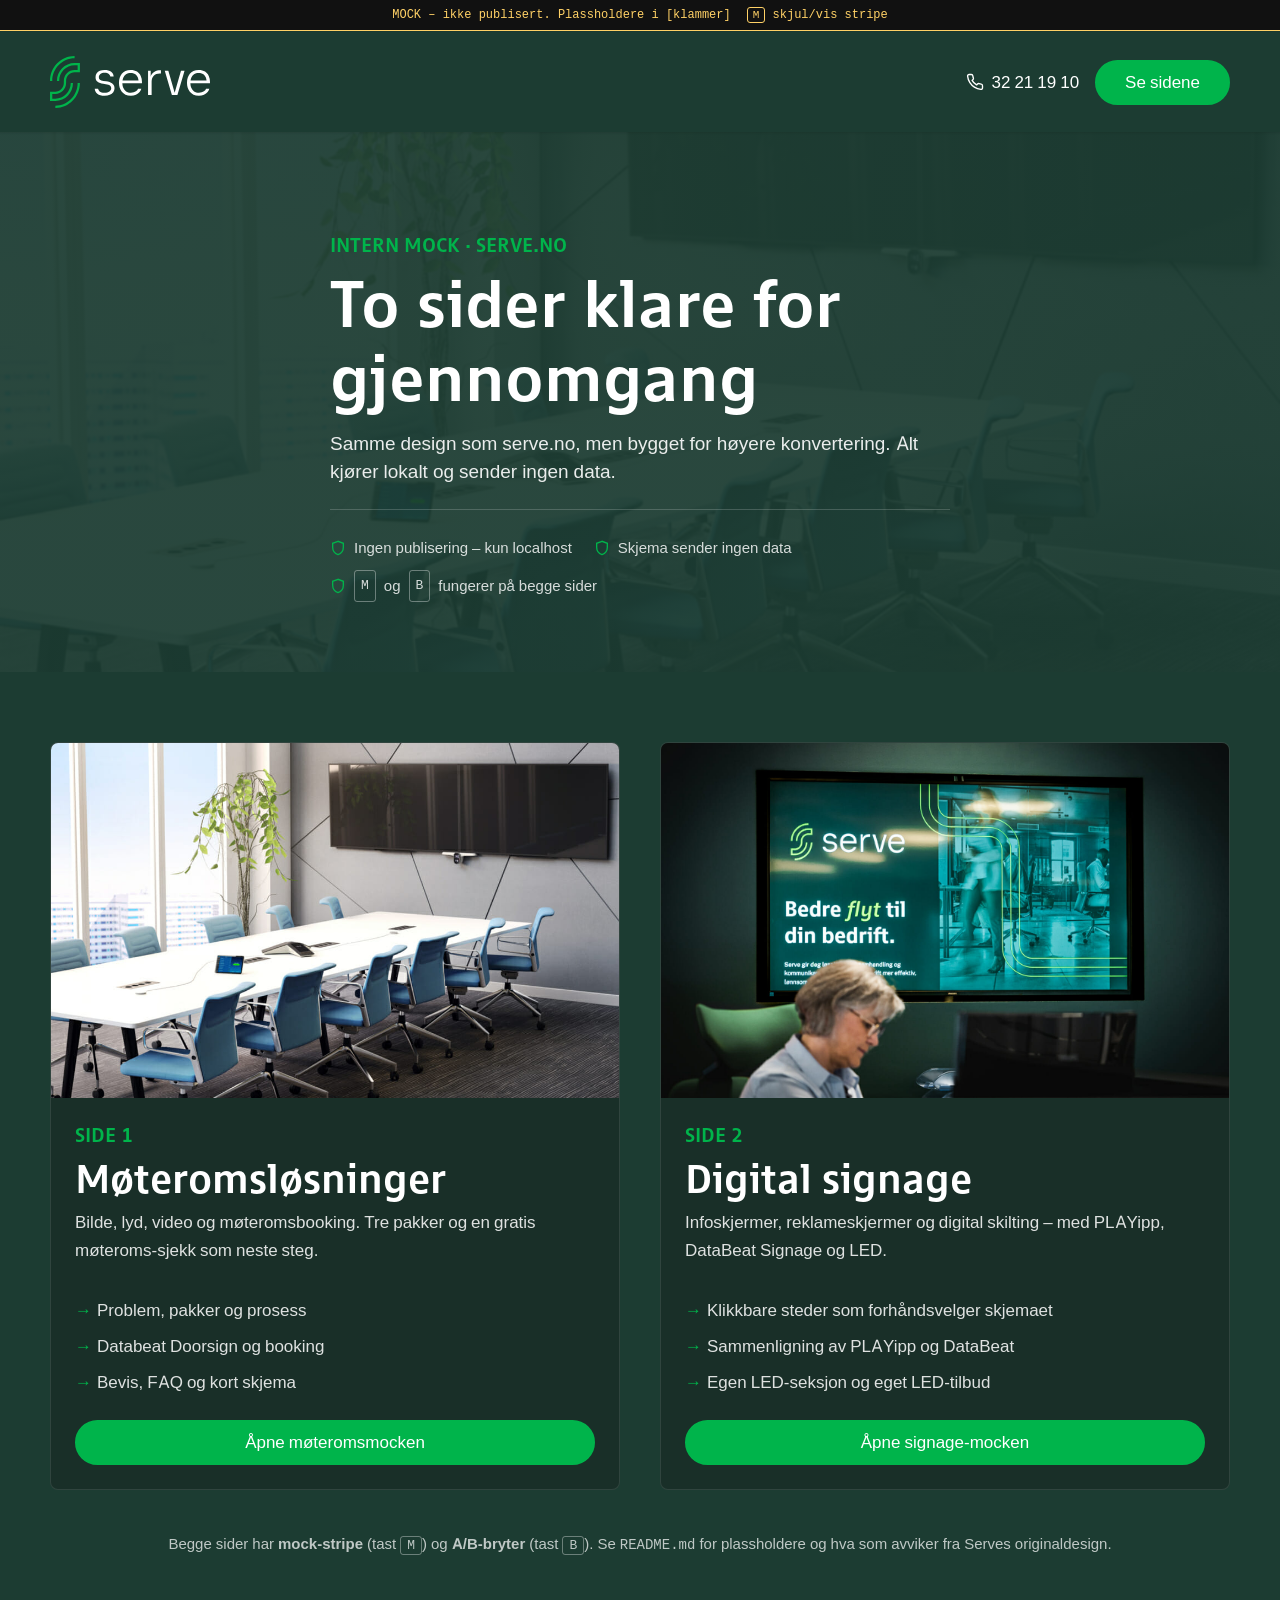
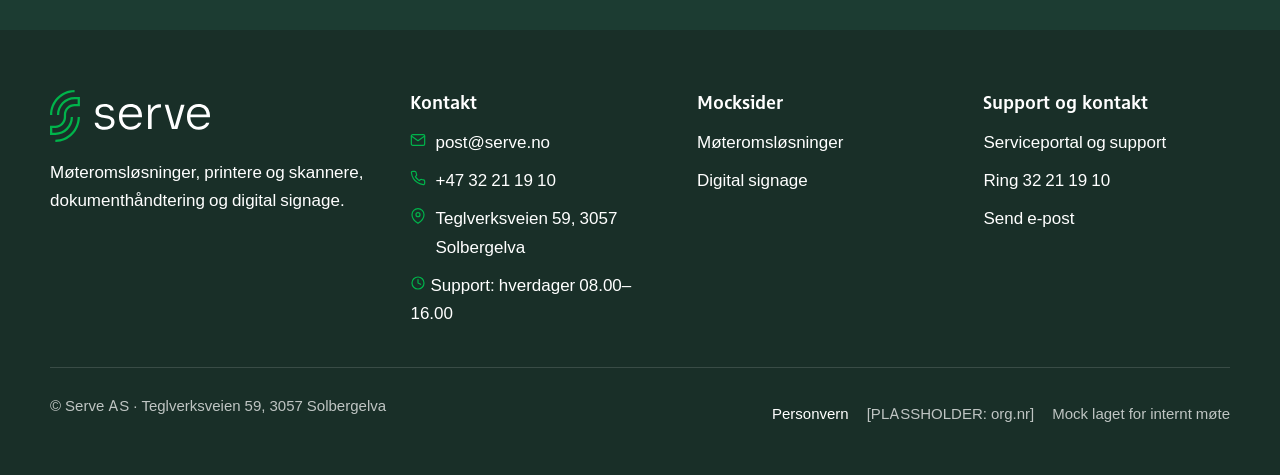
<file: index.html>
<!DOCTYPE html>
<html lang="nb-NO">
<head>
  <meta charset="utf-8">
  <meta name="viewport" content="width=device-width, initial-scale=1">
  <title>Serve-mock – oversikt [MOCK]</title>
  <meta name="description" content="Intern oversikt over mock-sidene for Serve AS: møteromsløsninger og digital signage.">
  <meta name="robots" content="noindex, nofollow">

  <!-- Lokale assets – ingen eksterne tjenester, ingen tracking -->
  <link rel="icon" href="assets/img/favicon.png" type="image/png">
  <link rel="stylesheet" href="assets/css/fonts.css">
  <link rel="stylesheet" href="assets/css/tokens.css">
  <link rel="stylesheet" href="assets/css/style.css">
</head>
<body>

<a class="skip-link" href="#main">Hopp til innhold</a>

<!-- NYTT: MOCK-stripe. Skrus av/på med tast M. Vises ikke på en publisert side. -->
<div class="mockbar" id="mockbar" role="status">
  <span>MOCK – ikke publisert. Plassholdere i [klammer]</span>
  <span><kbd>M</kbd> skjul/vis stripe</span>
</div>

<!-- ==========================================================================
     HEADER – samme stil som de to mocksidene
     ========================================================================== -->
<header class="site-header">
  <div class="container site-header__inner">
    <a class="site-header__logo" href="#top" aria-label="Serve AS – til toppen">
      <img src="assets/img/serve-logo.svg" width="194" height="62" alt="Serve AS">
    </a>

    <div class="site-header__actions">
      <a class="site-header__phone" href="tel:+4732211910">
        <svg width="18" height="18" viewBox="0 0 24 24" fill="none" stroke="currentColor" stroke-width="1.8" stroke-linecap="round" stroke-linejoin="round" aria-hidden="true">
          <path d="M22 16.92v3a2 2 0 0 1-2.18 2 19.79 19.79 0 0 1-8.63-3.07 19.5 19.5 0 0 1-6-6A19.79 19.79 0 0 1 2.12 4.18 2 2 0 0 1 4.11 2h3a2 2 0 0 1 2 1.72c.13.96.36 1.9.7 2.81a2 2 0 0 1-.45 2.11L8.09 9.91a16 16 0 0 0 6 6l1.27-1.27a2 2 0 0 1 2.11-.45c.9.34 1.85.57 2.81.7A2 2 0 0 1 22 16.92Z"/>
        </svg>
        <span>32 21 19 10</span>
      </a>

      <a class="btn btn--solid site-header__cta" href="#sider">Se sidene</a>
    </div>
  </div>
</header>

<main id="main">

  <!-- ========================================================================
     HERO – kort intro til mocken
     ======================================================================== -->
  <section class="hero hero--overview" id="top">
    <div class="container hero__inner">
      <p class="kicker">Intern mock · serve.no</p>
      <h1 class="hero__title">To sider klare for gjennomgang</h1>
      <p class="hero__lead">Samme design som serve.no, men bygget for høyere konvertering. Alt kjører lokalt og sender ingen data.</p>

      <ul class="hero__proof">
        <li>
          <svg width="16" height="16" viewBox="0 0 24 24" fill="none" stroke="#00b44b" stroke-width="2" stroke-linecap="round" aria-hidden="true"><path d="M12 2 4 5v6c0 5 3.4 9.4 8 11 4.6-1.6 8-6 8-11V5l-8-3Z"/></svg>
          Ingen publisering – kun localhost
        </li>
        <li>
          <svg width="16" height="16" viewBox="0 0 24 24" fill="none" stroke="#00b44b" stroke-width="2" stroke-linecap="round" aria-hidden="true"><path d="M12 2 4 5v6c0 5 3.4 9.4 8 11 4.6-1.6 8-6 8-11V5l-8-3Z"/></svg>
          Skjema sender ingen data
        </li>
        <li>
          <svg width="16" height="16" viewBox="0 0 24 24" fill="none" stroke="#00b44b" stroke-width="2" stroke-linecap="round" aria-hidden="true"><path d="M12 2 4 5v6c0 5 3.4 9.4 8 11 4.6-1.6 8-6 8-11V5l-8-3Z"/></svg>
          <kbd>M</kbd> og <kbd>B</kbd> fungerer på begge sider
        </li>
      </ul>
    </div>
  </section>

  <!-- ========================================================================
     NYTT: TO STORE KORT SOM LENKER TIL HVER MOCK
     ======================================================================== -->
  <section class="section" id="sider">
    <div class="container">
      <div class="home__grid">

        <article class="home-card">
          <div class="home-card__media">
            <img src="assets/img/moterom-hero.jpg" width="1030" height="771" loading="lazy" alt="Møterom med videokonferanseutstyr og skjerm">
          </div>
          <div class="home-card__body">
            <p class="kicker">Side 1</p>
            <h2 class="home-card__title">Møteromsløsninger</h2>
            <p class="home-card__text">Bilde, lyd, video og møteromsbooking. Tre pakker og en gratis møteroms-sjekk som neste steg.</p>
            <ul class="home-card__list">
              <li>Problem, pakker og prosess</li>
              <li>Databeat Doorsign og booking</li>
              <li>Bevis, FAQ og kort skjema</li>
            </ul>
            <a class="btn btn--solid btn--block" href="moterom.html">Åpne møteromsmocken</a>
          </div>
        </article>

        <article class="home-card">
          <div class="home-card__media">
            <img src="assets/img/signage-miljo.jpg" width="1500" height="1070" loading="lazy" alt="Skjermløsning i et moderne lokale">
          </div>
          <div class="home-card__body">
            <p class="kicker">Side 2</p>
            <h2 class="home-card__title">Digital signage</h2>
            <p class="home-card__text">Infoskjermer, reklameskjermer og digital skilting – med PLAYipp, DataBeat Signage og LED.</p>
            <ul class="home-card__list">
              <li>Klikkbare steder som forhåndsvelger skjemaet</li>
              <li>Sammenligning av PLAYipp og DataBeat</li>
              <li>Egen LED-seksjon og eget LED-tilbud</li>
            </ul>
            <a class="btn btn--solid btn--block" href="signage.html">Åpne signage-mocken</a>
          </div>
        </article>

      </div>

      <p class="home__note">Begge sider har <strong>mock-stripe</strong> (tast <kbd>M</kbd>) og <strong>A/B-bryter</strong> (tast <kbd>B</kbd>). Se <code>README.md</code> for plassholdere og hva som avviker fra Serves originaldesign.</p>
    </div>
  </section>

</main>

<!-- ==========================================================================
     FOOTER – full kontaktinfo
     ========================================================================== -->
<footer class="site-footer">
  <div class="container">
    <div class="site-footer__grid">
      <div>
        <img class="site-footer__logo" src="assets/img/serve-logo.svg" width="194" height="62" loading="lazy" alt="Serve AS">
        <p>Møteromsløsninger, printere og skannere, dokumenthåndtering og digital signage.</p>
      </div>

      <div>
        <h2 class="site-footer__heading">Kontakt</h2>
        <ul class="site-footer__list">
          <li>
            <a href="mailto:post@serve.no">
              <svg width="16" height="16" viewBox="0 0 24 24" fill="none" stroke="currentColor" stroke-width="1.8" stroke-linecap="round" stroke-linejoin="round" aria-hidden="true"><rect x="2" y="4" width="20" height="16" rx="2"/><polyline points="2 6 12 13 22 6"/></svg>
              post@serve.no
            </a>
          </li>
          <li>
            <a href="tel:+4732211910">
              <svg width="16" height="16" viewBox="0 0 24 24" fill="none" stroke="currentColor" stroke-width="1.8" stroke-linecap="round" stroke-linejoin="round" aria-hidden="true"><path d="M22 16.92v3a2 2 0 0 1-2.18 2 19.79 19.79 0 0 1-8.63-3.07 19.5 19.5 0 0 1-6-6A19.79 19.79 0 0 1 2.12 4.18 2 2 0 0 1 4.11 2h3a2 2 0 0 1 2 1.72c.13.96.36 1.9.7 2.81a2 2 0 0 1-.45 2.11L8.09 9.91a16 16 0 0 0 6 6l1.27-1.27a2 2 0 0 1 2.11-.45c.9.34 1.85.57 2.81.7A2 2 0 0 1 22 16.92Z"/></svg>
              +47 32 21 19 10
            </a>
          </li>
          <li>
            <a href="https://goo.gl/maps/H6isEwBNqAuNQVLY8" target="_blank" rel="noopener noreferrer">
              <svg width="16" height="16" viewBox="0 0 24 24" fill="none" stroke="currentColor" stroke-width="1.8" stroke-linecap="round" stroke-linejoin="round" aria-hidden="true"><path d="M21 10c0 7-9 13-9 13s-9-6-9-13a9 9 0 0 1 18 0Z"/><circle cx="12" cy="10" r="3"/></svg>
              Teglverksveien 59, 3057 Solbergelva
            </a>
          </li>
          <li>
            <span>
              <svg width="16" height="16" viewBox="0 0 24 24" fill="none" stroke="currentColor" stroke-width="1.8" stroke-linecap="round" stroke-linejoin="round" aria-hidden="true"><circle cx="12" cy="12" r="9"/><polyline points="12 7 12 12 16 14"/></svg>
              Support: hverdager 08.00–16.00
            </span>
          </li>
        </ul>
      </div>

      <div>
        <h2 class="site-footer__heading">Mocksider</h2>
        <ul class="site-footer__list">
          <li><a href="moterom.html">Møteromsløsninger</a></li>
          <li><a href="signage.html">Digital signage</a></li>
        </ul>
      </div>

      <div>
        <h2 class="site-footer__heading">Support og kontakt</h2>
        <ul class="site-footer__list">
          <li><a href="https://serve.no/support/" target="_blank" rel="noopener noreferrer">Serviceportal og support</a></li>
          <li><a href="tel:+4732211910">Ring 32 21 19 10</a></li>
          <li><a href="mailto:post@serve.no">Send e-post</a></li>
        </ul>
      </div>
    </div>

    <div class="site-footer__bottom">
      <p>© Serve AS · Teglverksveien 59, 3057 Solbergelva</p>
      <ul>
        <li><a href="https://serve.no/personvern/">Personvern</a></li>
        <li><span>[PLASSHOLDER: org.nr]</span></li>
        <li><span>Mock laget for internt møte</span></li>
      </ul>
    </div>
  </div>
</footer>

<script src="assets/js/main.js"></script>
</body>
</html>
</file>
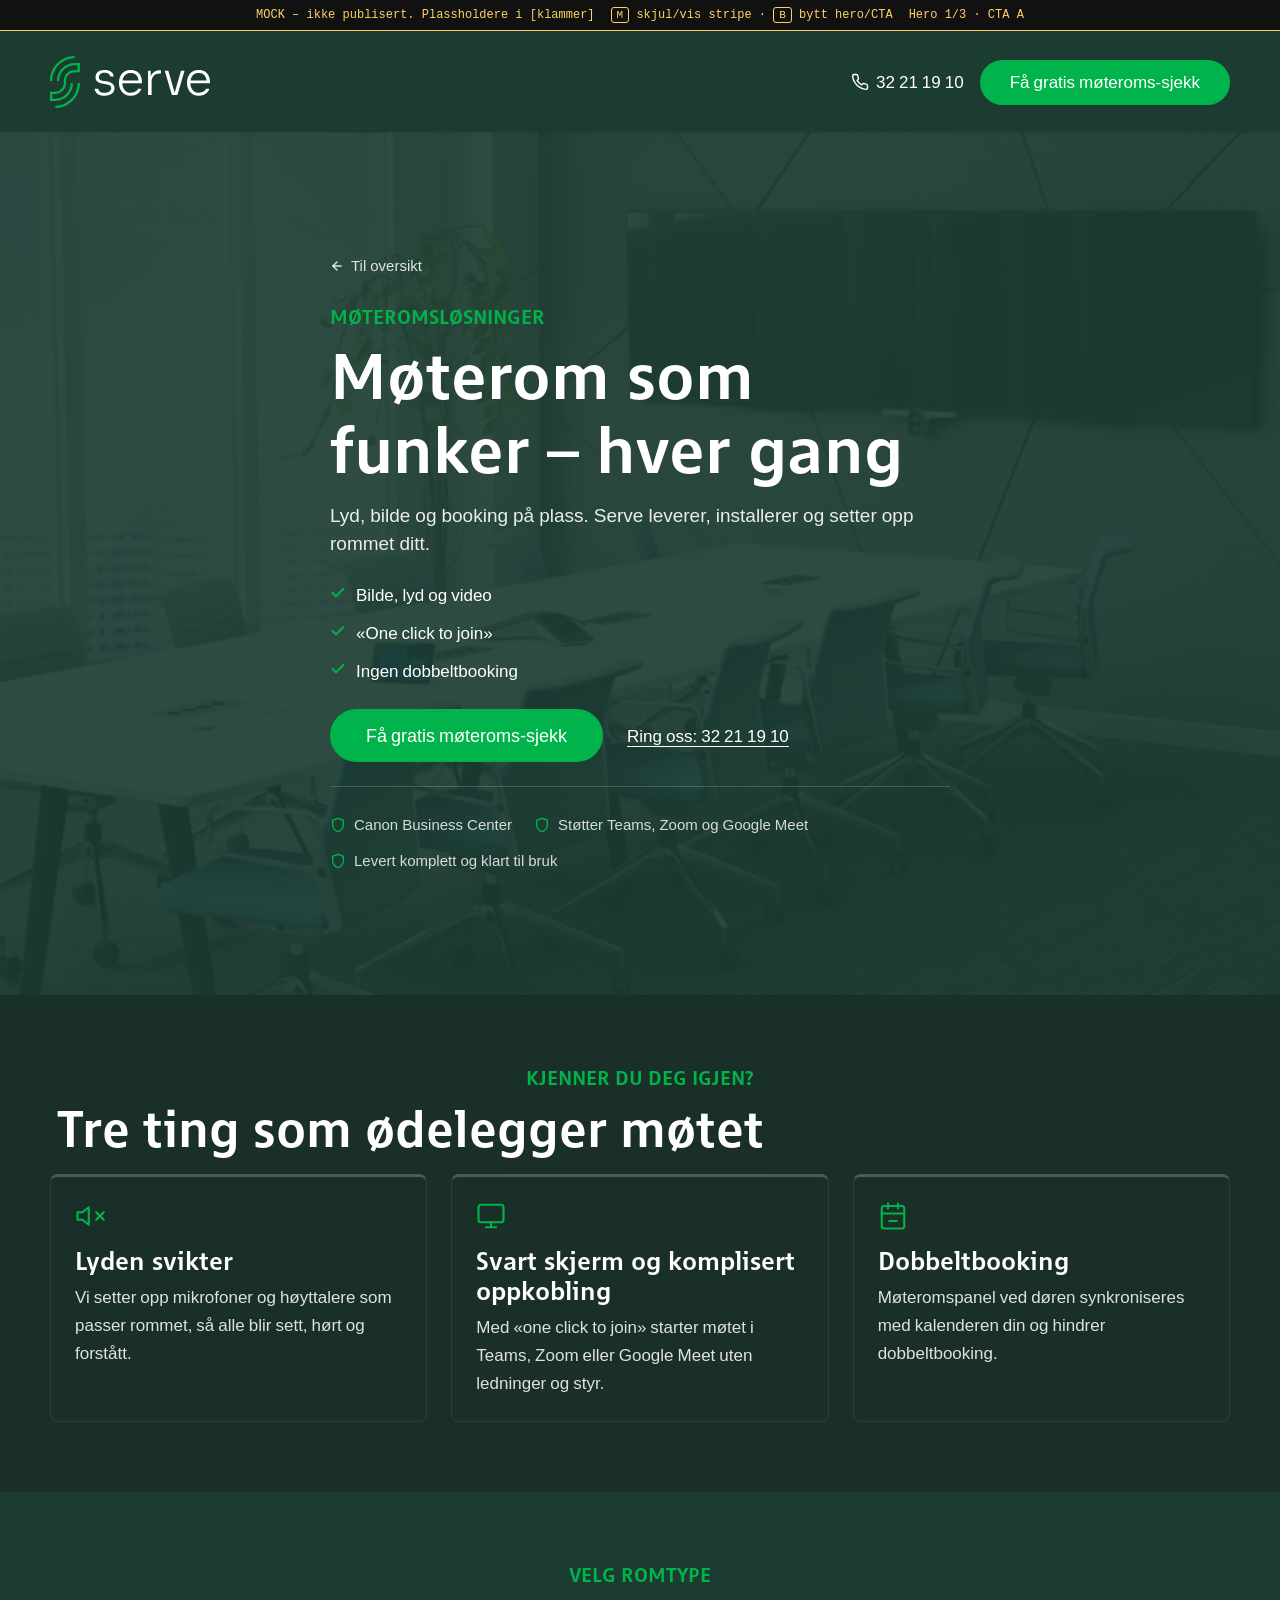
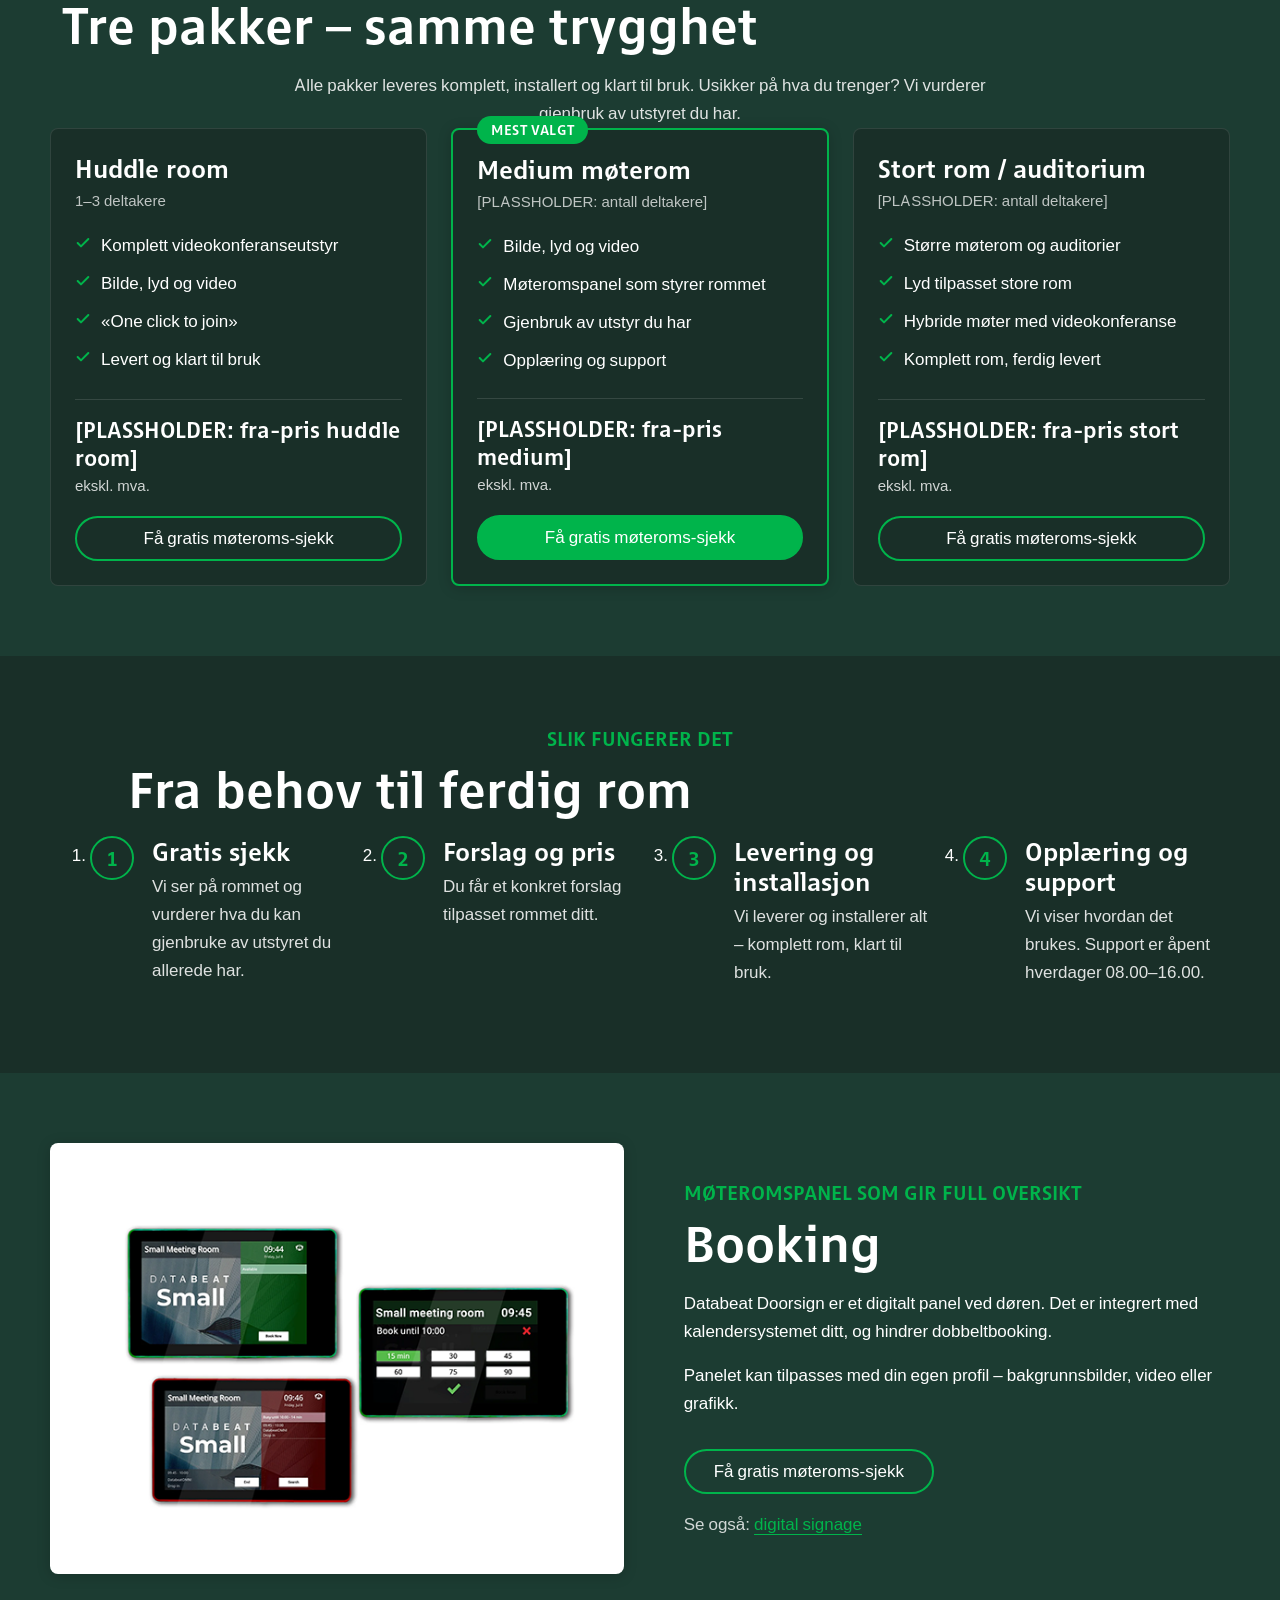
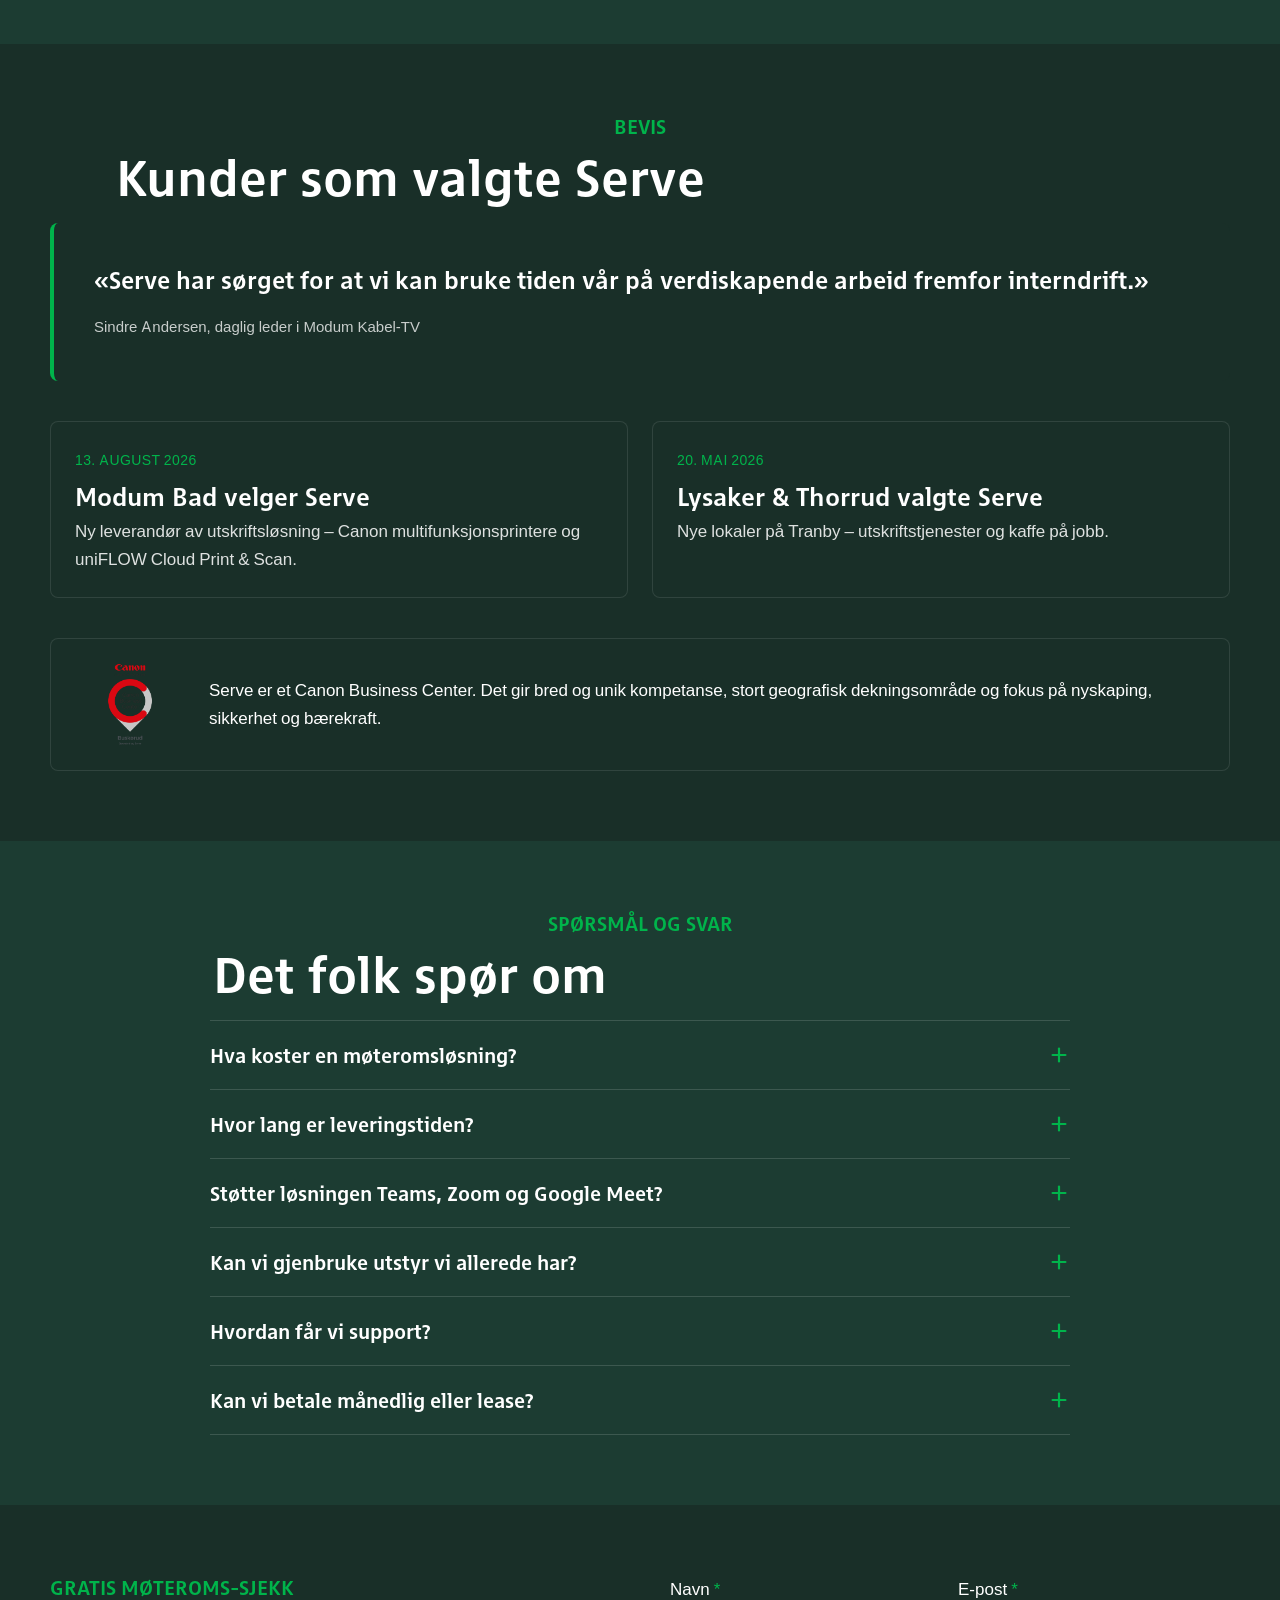
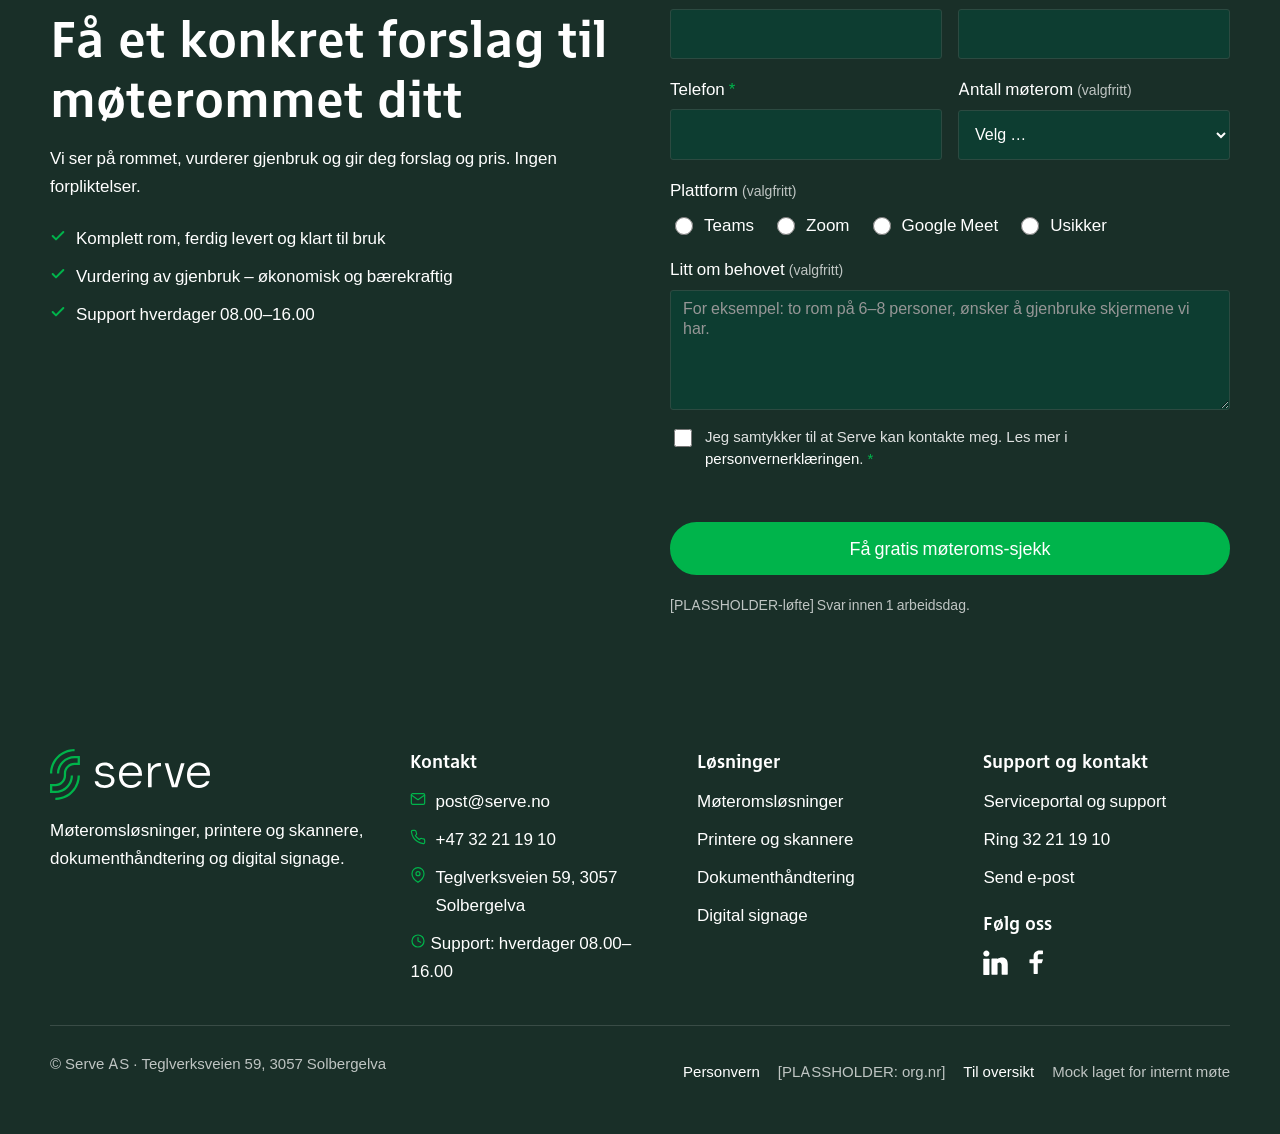
<file: moterom.html>
<!DOCTYPE html>
<html lang="nb-NO">
<head>
  <meta charset="utf-8">
  <meta name="viewport" content="width=device-width, initial-scale=1">
  <title>Møteromsløsninger – Serve AS [MOCK]</title>
  <meta name="description" content="Møteromsløsninger fra Serve AS: bilde, lyd, video og møteromsbooking. Komplett rom, ferdig levert og klart til bruk.">
  <meta name="robots" content="noindex, nofollow">

  <!-- Lokale assets – ingen eksterne tjenester, ingen tracking -->
  <link rel="icon" href="assets/img/favicon.png" type="image/png">
  <link rel="stylesheet" href="assets/css/fonts.css">
  <link rel="stylesheet" href="assets/css/tokens.css">
  <link rel="stylesheet" href="assets/css/style.css">
</head>
<body>

<a class="skip-link" href="#main">Hopp til innhold</a>

<!-- NYTT: MOCK-stripe. Skrus av/på med tast M. Vises ikke på en publisert side. -->
<div class="mockbar" id="mockbar" role="status">
  <span>MOCK – ikke publisert. Plassholdere i [klammer]</span>
  <span><kbd>M</kbd> skjul/vis stripe · <kbd>B</kbd> bytt hero/CTA</span>
  <span id="ab-status" aria-live="polite">Hero 1/3 · CTA A</span>
</div>

<!-- ==========================================================================
     HEADER – Serve-stil, forenklet: logo, telefon, én CTA
     ========================================================================== -->
<header class="site-header">
  <div class="container site-header__inner">
    <a class="site-header__logo" href="#top" aria-label="Serve AS – til toppen">
      <img src="assets/img/serve-logo.svg" width="194" height="62" alt="Serve AS">
    </a>

    <div class="site-header__actions">
      <a class="site-header__phone" href="tel:+4732211910">
        <svg width="18" height="18" viewBox="0 0 24 24" fill="none" stroke="currentColor" stroke-width="1.8" stroke-linecap="round" stroke-linejoin="round" aria-hidden="true">
          <path d="M22 16.92v3a2 2 0 0 1-2.18 2 19.79 19.79 0 0 1-8.63-3.07 19.5 19.5 0 0 1-6-6A19.79 19.79 0 0 1 2.12 4.18 2 2 0 0 1 4.11 2h3a2 2 0 0 1 2 1.72c.13.96.36 1.9.7 2.81a2 2 0 0 1-.45 2.11L8.09 9.91a16 16 0 0 0 6 6l1.27-1.27a2 2 0 0 1 2.11-.45c.9.34 1.85.57 2.81.7A2 2 0 0 1 22 16.92Z"/>
        </svg>
        <span>32 21 19 10</span>
      </a>

      <!-- NYTT: én tydelig primær-CTA i headeren -->
      <a class="btn btn--solid site-header__cta" href="#tilbud" data-cta="primary">Få gratis møteroms-sjekk</a>
    </div>
  </div>
</header>

<main id="main">

  <!-- ========================================================================
       1. HERO
       ======================================================================== -->
  <section class="hero" id="top">
    <div class="container hero__inner">
      <!-- NYTT: liten lenke tilbake til mock-oversikten -->
      <a class="page-back" href="index.html">
        <svg width="14" height="14" viewBox="0 0 24 24" fill="none" stroke="currentColor" stroke-width="2.4" stroke-linecap="round" stroke-linejoin="round" aria-hidden="true"><line x1="19" y1="12" x2="5" y2="12"/><polyline points="12 19 5 12 12 5"/></svg>
        Til oversikt
      </a>

      <p class="kicker">Møteromsløsninger</p>

      <!-- NYTT: én h1 med tre hero-alternativer. Byttes med tast B. -->
      <h1 class="hero__title" id="hero-title"
          data-hero-1="Møterom som funker – hver gang"
          data-hero-2="Færre svarte skjermer. Flere gode møter."
          data-hero-3="Komplett møterom, klart til bruk">Møterom som funker – hver gang</h1>

      <p class="hero__lead">Lyd, bilde og booking på plass. Serve leverer, installerer og setter opp rommet ditt.</p>

      <ul class="hero__list">
        <li>
          <svg width="16" height="16" viewBox="0 0 24 24" fill="none" stroke="#00b44b" stroke-width="3" stroke-linecap="round" stroke-linejoin="round" aria-hidden="true"><polyline points="20 6 9 17 4 12"/></svg>
          Bilde, lyd og video
        </li>
        <li>
          <svg width="16" height="16" viewBox="0 0 24 24" fill="none" stroke="#00b44b" stroke-width="3" stroke-linecap="round" stroke-linejoin="round" aria-hidden="true"><polyline points="20 6 9 17 4 12"/></svg>
          «One click to join»
        </li>
        <li>
          <svg width="16" height="16" viewBox="0 0 24 24" fill="none" stroke="#00b44b" stroke-width="3" stroke-linecap="round" stroke-linejoin="round" aria-hidden="true"><polyline points="20 6 9 17 4 12"/></svg>
          Ingen dobbeltbooking
        </li>
      </ul>

      <div class="hero__actions">
        <a class="btn btn--solid btn--lg" href="#tilbud" data-cta="primary">Få gratis møteroms-sjekk</a>
        <a class="link-quiet" href="tel:+4732211910">Ring oss: 32 21 19 10</a>
      </div>

      <!-- NYTT: bevislinje rett under CTA for å senke terskelen -->
      <ul class="hero__proof">
        <li>
          <svg width="16" height="16" viewBox="0 0 24 24" fill="none" stroke="#00b44b" stroke-width="2" stroke-linecap="round" aria-hidden="true"><path d="M12 2 4 5v6c0 5 3.4 9.4 8 11 4.6-1.6 8-6 8-11V5l-8-3Z"/></svg>
          Canon Business Center
        </li>
        <li>
          <svg width="16" height="16" viewBox="0 0 24 24" fill="none" stroke="#00b44b" stroke-width="2" stroke-linecap="round" aria-hidden="true"><path d="M12 2 4 5v6c0 5 3.4 9.4 8 11 4.6-1.6 8-6 8-11V5l-8-3Z"/></svg>
          Støtter Teams, Zoom og Google Meet
        </li>
        <li>
          <svg width="16" height="16" viewBox="0 0 24 24" fill="none" stroke="#00b44b" stroke-width="2" stroke-linecap="round" aria-hidden="true"><path d="M12 2 4 5v6c0 5 3.4 9.4 8 11 4.6-1.6 8-6 8-11V5l-8-3Z"/></svg>
          Levert komplett og klart til bruk
        </li>
      </ul>
    </div>
  </section>

  <!-- ========================================================================
       2. PROBLEM -> LØSNING
       ======================================================================== -->
  <section class="section section--alt">
    <div class="container">
      <div class="section__head--center">
        <p class="kicker">Kjenner du deg igjen?</p>
        <h2 class="section__title">Tre ting som ødelegger møtet</h2>
      </div>

      <div class="problems__grid">
        <article class="card-problem">
          <span class="card-problem__icon" aria-hidden="true">
            <svg width="30" height="30" viewBox="0 0 24 24" fill="none" stroke="currentColor" stroke-width="1.7" stroke-linecap="round" stroke-linejoin="round">
              <path d="M11 5 6 9H2v6h4l5 4V5Z"/><line x1="23" y1="9" x2="17" y2="15"/><line x1="17" y1="9" x2="23" y2="15"/>
            </svg>
          </span>
          <h3 class="card-problem__title">Lyden svikter</h3>
          <p class="card-problem__text">Vi setter opp mikrofoner og høyttalere som passer rommet, så alle blir sett, hørt og forstått.</p>
        </article>

        <article class="card-problem">
          <span class="card-problem__icon" aria-hidden="true">
            <svg width="30" height="30" viewBox="0 0 24 24" fill="none" stroke="currentColor" stroke-width="1.7" stroke-linecap="round" stroke-linejoin="round">
              <rect x="2" y="3" width="20" height="14" rx="2"/><line x1="8" y1="21" x2="16" y2="21"/><line x1="12" y1="17" x2="12" y2="21"/>
            </svg>
          </span>
          <h3 class="card-problem__title">Svart skjerm og komplisert oppkobling</h3>
          <p class="card-problem__text">Med «one click to join» starter møtet i Teams, Zoom eller Google Meet uten ledninger og styr.</p>
        </article>

        <article class="card-problem">
          <span class="card-problem__icon" aria-hidden="true">
            <svg width="30" height="30" viewBox="0 0 24 24" fill="none" stroke="currentColor" stroke-width="1.7" stroke-linecap="round" stroke-linejoin="round">
              <rect x="3" y="4" width="18" height="18" rx="2"/><line x1="16" y1="2" x2="16" y2="6"/><line x1="8" y1="2" x2="8" y2="6"/><line x1="3" y1="10" x2="21" y2="10"/><path d="M9 16h6"/>
            </svg>
          </span>
          <h3 class="card-problem__title">Dobbeltbooking</h3>
          <p class="card-problem__text">Møteromspanel ved døren synkroniseres med kalenderen din og hindrer dobbeltbooking.</p>
        </article>
      </div>
    </div>
  </section>

  <!-- ========================================================================
       3. PAKKER / ROMTYPER
       ======================================================================== -->
  <section class="section">
    <div class="container">
      <div class="section__head--center">
        <p class="kicker">Velg romtype</p>
        <h2 class="section__title">Tre pakker – samme trygghet</h2>
        <p class="section__intro">Alle pakker leveres komplett, installert og klart til bruk. Usikker på hva du trenger? Vi vurderer gjenbruk av utstyret du har.</p>
      </div>

      <div class="packages__grid">
        <!-- Huddle room -->
        <article class="package">
          <h3 class="package__name">Huddle room</h3>
          <p class="package__meta">1–3 deltakere</p>
          <ul class="package__list">
            <li><svg width="16" height="16" viewBox="0 0 24 24" fill="none" stroke="#00b44b" stroke-width="3" stroke-linecap="round" stroke-linejoin="round" aria-hidden="true"><polyline points="20 6 9 17 4 12"/></svg> Komplett videokonferanseutstyr</li>
            <li><svg width="16" height="16" viewBox="0 0 24 24" fill="none" stroke="#00b44b" stroke-width="3" stroke-linecap="round" stroke-linejoin="round" aria-hidden="true"><polyline points="20 6 9 17 4 12"/></svg> Bilde, lyd og video</li>
            <li><svg width="16" height="16" viewBox="0 0 24 24" fill="none" stroke="#00b44b" stroke-width="3" stroke-linecap="round" stroke-linejoin="round" aria-hidden="true"><polyline points="20 6 9 17 4 12"/></svg> «One click to join»</li>
            <li><svg width="16" height="16" viewBox="0 0 24 24" fill="none" stroke="#00b44b" stroke-width="3" stroke-linecap="round" stroke-linejoin="round" aria-hidden="true"><polyline points="20 6 9 17 4 12"/></svg> Levert og klart til bruk</li>
          </ul>
          <p class="package__price"><strong>[PLASSHOLDER: fra-pris huddle room]</strong> ekskl. mva.</p>
          <a class="btn btn--block" href="#tilbud" data-cta="primary">Få gratis møteroms-sjekk</a>
        </article>

        <!-- Medium – mest valgt -->
        <article class="package package--featured">
          <span class="package__badge">Mest valgt</span>
          <h3 class="package__name">Medium møterom</h3>
          <p class="package__meta">[PLASSHOLDER: antall deltakere]</p>
          <ul class="package__list">
            <li><svg width="16" height="16" viewBox="0 0 24 24" fill="none" stroke="#00b44b" stroke-width="3" stroke-linecap="round" stroke-linejoin="round" aria-hidden="true"><polyline points="20 6 9 17 4 12"/></svg> Bilde, lyd og video</li>
            <li><svg width="16" height="16" viewBox="0 0 24 24" fill="none" stroke="#00b44b" stroke-width="3" stroke-linecap="round" stroke-linejoin="round" aria-hidden="true"><polyline points="20 6 9 17 4 12"/></svg> Møteromspanel som styrer rommet</li>
            <li><svg width="16" height="16" viewBox="0 0 24 24" fill="none" stroke="#00b44b" stroke-width="3" stroke-linecap="round" stroke-linejoin="round" aria-hidden="true"><polyline points="20 6 9 17 4 12"/></svg> Gjenbruk av utstyr du har</li>
            <li><svg width="16" height="16" viewBox="0 0 24 24" fill="none" stroke="#00b44b" stroke-width="3" stroke-linecap="round" stroke-linejoin="round" aria-hidden="true"><polyline points="20 6 9 17 4 12"/></svg> Opplæring og support</li>
          </ul>
          <p class="package__price"><strong>[PLASSHOLDER: fra-pris medium]</strong> ekskl. mva.</p>
          <a class="btn btn--solid btn--block" href="#tilbud" data-cta="primary">Få gratis møteroms-sjekk</a>
        </article>

        <!-- Stort rom / auditorium -->
        <article class="package">
          <h3 class="package__name">Stort rom / auditorium</h3>
          <p class="package__meta">[PLASSHOLDER: antall deltakere]</p>
          <ul class="package__list">
            <li><svg width="16" height="16" viewBox="0 0 24 24" fill="none" stroke="#00b44b" stroke-width="3" stroke-linecap="round" stroke-linejoin="round" aria-hidden="true"><polyline points="20 6 9 17 4 12"/></svg> Større møterom og auditorier</li>
            <li><svg width="16" height="16" viewBox="0 0 24 24" fill="none" stroke="#00b44b" stroke-width="3" stroke-linecap="round" stroke-linejoin="round" aria-hidden="true"><polyline points="20 6 9 17 4 12"/></svg> Lyd tilpasset store rom</li>
            <li><svg width="16" height="16" viewBox="0 0 24 24" fill="none" stroke="#00b44b" stroke-width="3" stroke-linecap="round" stroke-linejoin="round" aria-hidden="true"><polyline points="20 6 9 17 4 12"/></svg> Hybride møter med videokonferanse</li>
            <li><svg width="16" height="16" viewBox="0 0 24 24" fill="none" stroke="#00b44b" stroke-width="3" stroke-linecap="round" stroke-linejoin="round" aria-hidden="true"><polyline points="20 6 9 17 4 12"/></svg> Komplett rom, ferdig levert</li>
          </ul>
          <p class="package__price"><strong>[PLASSHOLDER: fra-pris stort rom]</strong> ekskl. mva.</p>
          <a class="btn btn--block" href="#tilbud" data-cta="primary">Få gratis møteroms-sjekk</a>
        </article>
      </div>
    </div>
  </section>

  <!-- ========================================================================
       4. SLIK FUNGERER DET
       ======================================================================== -->
  <section class="section section--alt">
    <div class="container">
      <div class="section__head--center">
        <p class="kicker">Slik fungerer det</p>
        <h2 class="section__title">Fra behov til ferdig rom</h2>
      </div>

      <ol class="steps">
        <li class="step">
          <h3 class="step__title">Gratis sjekk</h3>
          <p class="step__text">Vi ser på rommet og vurderer hva du kan gjenbruke av utstyret du allerede har.</p>
        </li>
        <li class="step">
          <h3 class="step__title">Forslag og pris</h3>
          <p class="step__text">Du får et konkret forslag tilpasset rommet ditt.</p>
        </li>
        <li class="step">
          <h3 class="step__title">Levering og installasjon</h3>
          <p class="step__text">Vi leverer og installerer alt – komplett rom, klart til bruk.</p>
        </li>
        <li class="step">
          <h3 class="step__title">Opplæring og support</h3>
          <p class="step__text">Vi viser hvordan det brukes. Support er åpent hverdager 08.00–16.00.</p>
        </li>
      </ol>
    </div>
  </section>

  <!-- ========================================================================
       5. MØTEROMSBOKING – DATABEAT DOORSIGN (ingen utgående lenke)
       ======================================================================== -->
  <section class="section">
    <div class="container split">
      <div class="split__media">
        <img src="assets/img/doorsign.png" width="621" height="467" loading="lazy" alt="Digitalt møteromspanel ved døren som viser møteromsbooking og tilgjengelighet">
      </div>
      <div class="split__body">
        <p class="kicker">Møteromspanel som gir full oversikt</p>
        <h2 class="section__title">Booking</h2>
        <p>Databeat Doorsign er et digitalt panel ved døren. Det er integrert med kalendersystemet ditt, og hindrer dobbeltbooking.</p>
        <p>Panelet kan tilpasses med din egen profil – bakgrunnsbilder, video eller grafikk.</p>
        <a class="btn" href="#tilbud" data-cta="primary">Få gratis møteroms-sjekk</a>
        <!-- NYTT: krysslenke til signage-mocken -->
        <p class="also-link">Se også: <a href="signage.html">digital signage</a></p>
      </div>
    </div>
  </section>

  <!-- ========================================================================
       6. BEVIS
       ======================================================================== -->
  <section class="section section--alt">
    <div class="container">
      <div class="section__head--center">
        <p class="kicker">Bevis</p>
        <h2 class="section__title">Kunder som valgte Serve</h2>
      </div>

      <figure class="quote">
        <blockquote>Serve har sørget for at vi kan bruke tiden vår på verdiskapende arbeid fremfor interndrift.</blockquote>
        <figcaption>Sindre Andersen, daglig leder i Modum Kabel-TV</figcaption>
      </figure>

      <div class="refs__grid">
        <article class="ref">
          <span class="ref__date">13. august 2026</span>
          <h3 class="ref__title">Modum Bad velger Serve</h3>
          <p class="ref__text">Ny leverandør av utskriftsløsning – Canon multifunksjonsprintere og uniFLOW Cloud Print &amp; Scan.</p>
        </article>
        <article class="ref">
          <span class="ref__date">20. mai 2026</span>
          <h3 class="ref__title">Lysaker &amp; Thorrud valgte Serve</h3>
          <p class="ref__text">Nye lokaler på Tranby – utskriftstjenester og kaffe på jobb.</p>
        </article>
      </div>

      <div class="canon">
        <img src="assets/img/canon-business-center.png" width="300" height="226" loading="lazy" alt="Canon Business Center by Serve">
        <p>Serve er et Canon Business Center. Det gir bred og unik kompetanse, stort geografisk dekningsområde og fokus på nyskaping, sikkerhet og bærekraft.</p>
      </div>
    </div>
  </section>

  <!-- ========================================================================
       7. FAQ (trekkspill)
       ======================================================================== -->
  <section class="section">
    <div class="container">
      <div class="section__head--center">
        <p class="kicker">Spørsmål og svar</p>
        <h2 class="section__title">Det folk spør om</h2>
      </div>

      <div class="faq" id="faq">
        <div class="faq__item">
          <h3>
            <button class="faq__q" type="button" aria-expanded="false" aria-controls="faq-a1" id="faq-q1">
              Hva koster en møteromsløsning?
              <svg class="faq__q-icon" width="22" height="22" viewBox="0 0 24 24" fill="none" stroke="#00b44b" stroke-width="2.4" stroke-linecap="round" aria-hidden="true"><line x1="12" y1="5" x2="12" y2="19"/><line x1="5" y1="12" x2="19" y2="12"/></svg>
            </button>
          </h3>
          <div class="faq__a" id="faq-a1" role="region" aria-labelledby="faq-q1" hidden>
            <p>Prisen avhenger av romstørrelse og utstyr. [PLASSHOLDER: fra-pris] – ta en gratis sjekk, så får du et konkret forslag.</p>
          </div>
        </div>

        <div class="faq__item">
          <h3>
            <button class="faq__q" type="button" aria-expanded="false" aria-controls="faq-a2" id="faq-q2">
              Hvor lang er leveringstiden?
              <svg class="faq__q-icon" width="22" height="22" viewBox="0 0 24 24" fill="none" stroke="#00b44b" stroke-width="2.4" stroke-linecap="round" aria-hidden="true"><line x1="12" y1="5" x2="12" y2="19"/><line x1="5" y1="12" x2="19" y2="12"/></svg>
            </button>
          </h3>
          <div class="faq__a" id="faq-a2" role="region" aria-labelledby="faq-q2" hidden>
            <p>[PLASSHOLDER: leveringstid]. Vi bekrefter dato i forslaget du får.</p>
          </div>
        </div>

        <div class="faq__item">
          <h3>
            <button class="faq__q" type="button" aria-expanded="false" aria-controls="faq-a3" id="faq-q3">
              Støtter løsningen Teams, Zoom og Google Meet?
              <svg class="faq__q-icon" width="22" height="22" viewBox="0 0 24 24" fill="none" stroke="#00b44b" stroke-width="2.4" stroke-linecap="round" aria-hidden="true"><line x1="12" y1="5" x2="12" y2="19"/><line x1="5" y1="12" x2="19" y2="12"/></svg>
            </button>
          </h3>
          <div class="faq__a" id="faq-a3" role="region" aria-labelledby="faq-q3" hidden>
            <p>Ja. Vi leverer videokonferanse med «one click to join» på Microsoft Teams, Zoom og Google Meet.</p>
          </div>
        </div>

        <div class="faq__item">
          <h3>
            <button class="faq__q" type="button" aria-expanded="false" aria-controls="faq-a4" id="faq-q4">
              Kan vi gjenbruke utstyr vi allerede har?
              <svg class="faq__q-icon" width="22" height="22" viewBox="0 0 24 24" fill="none" stroke="#00b44b" stroke-width="2.4" stroke-linecap="round" aria-hidden="true"><line x1="12" y1="5" x2="12" y2="19"/><line x1="5" y1="12" x2="19" y2="12"/></svg>
            </button>
          </h3>
          <div class="faq__a" id="faq-a4" role="region" aria-labelledby="faq-q4" hidden>
            <p>Ja. Vi vurderer utstyret du har og hjelper deg å se hva som lønner seg. Det er både økonomisk og bærekraftig.</p>
          </div>
        </div>

        <div class="faq__item">
          <h3>
            <button class="faq__q" type="button" aria-expanded="false" aria-controls="faq-a5" id="faq-q5">
              Hvordan får vi support?
              <svg class="faq__q-icon" width="22" height="22" viewBox="0 0 24 24" fill="none" stroke="#00b44b" stroke-width="2.4" stroke-linecap="round" aria-hidden="true"><line x1="12" y1="5" x2="12" y2="19"/><line x1="5" y1="12" x2="19" y2="12"/></svg>
            </button>
          </h3>
          <div class="faq__a" id="faq-a5" role="region" aria-labelledby="faq-q5" hidden>
            <p>Support er åpent hverdager 08.00–16.00. Du når oss på telefon, e-post eller via serviceportalen.</p>
          </div>
        </div>

        <div class="faq__item">
          <h3>
            <button class="faq__q" type="button" aria-expanded="false" aria-controls="faq-a6" id="faq-q6">
              Kan vi betale månedlig eller lease?
              <svg class="faq__q-icon" width="22" height="22" viewBox="0 0 24 24" fill="none" stroke="#00b44b" stroke-width="2.4" stroke-linecap="round" aria-hidden="true"><line x1="12" y1="5" x2="12" y2="19"/><line x1="5" y1="12" x2="19" y2="12"/></svg>
            </button>
          </h3>
          <div class="faq__a" id="faq-a6" role="region" aria-labelledby="faq-q6" hidden>
            <p>[PLASSHOLDER: månedlig betaling/leasing]. Ta kontakt, så finner vi en ordning som passer.</p>
          </div>
        </div>
      </div>
    </div>
  </section>

  <!-- ========================================================================
       8. AVSLUTTENDE CTA + KORT SKJEMA
       ======================================================================== -->
  <section class="section cta-final" id="tilbud">
    <div class="container cta-final__grid">
      <div>
        <p class="kicker">Gratis møteroms-sjekk</p>
        <h2 class="section__title">Få et konkret forslag til møterommet ditt</h2>
        <p>Vi ser på rommet, vurderer gjenbruk og gir deg forslag og pris. Ingen forpliktelser.</p>

        <ul class="cta-final__points">
          <li>
            <svg width="16" height="16" viewBox="0 0 24 24" fill="none" stroke="#00b44b" stroke-width="3" stroke-linecap="round" stroke-linejoin="round" aria-hidden="true"><polyline points="20 6 9 17 4 12"/></svg>
            Komplett rom, ferdig levert og klart til bruk
          </li>
          <li>
            <svg width="16" height="16" viewBox="0 0 24 24" fill="none" stroke="#00b44b" stroke-width="3" stroke-linecap="round" stroke-linejoin="round" aria-hidden="true"><polyline points="20 6 9 17 4 12"/></svg>
            Vurdering av gjenbruk – økonomisk og bærekraftig
          </li>
          <li>
            <svg width="16" height="16" viewBox="0 0 24 24" fill="none" stroke="#00b44b" stroke-width="3" stroke-linecap="round" stroke-linejoin="round" aria-hidden="true"><polyline points="20 6 9 17 4 12"/></svg>
            Support hverdager 08.00–16.00
          </li>
        </ul>
      </div>

      <div>
        <!-- NYTT: kort skjema. Sender INGEN data – kun lokal bekreftelse. -->
        <form class="form" id="lead-form" novalidate>
          <div class="form__row form__row--2">
            <div class="form__field">
              <label class="form__label" for="navn">Navn <span class="form__req" aria-hidden="true">*</span></label>
              <input class="form__input" id="navn" name="navn" type="text" autocomplete="name" required aria-required="true">
            </div>
            <div class="form__field">
              <label class="form__label" for="epost">E-post <span class="form__req" aria-hidden="true">*</span></label>
              <input class="form__input" id="epost" name="epost" type="email" autocomplete="email" required aria-required="true">
            </div>
          </div>

          <div class="form__row form__row--2">
            <div class="form__field">
              <label class="form__label" for="telefon">Telefon <span class="form__req" aria-hidden="true">*</span></label>
              <input class="form__input" id="telefon" name="telefon" type="tel" autocomplete="tel" required aria-required="true">
            </div>
            <div class="form__field">
              <label class="form__label" for="antall">Antall møterom <span class="form__note">(valgfritt)</span></label>
              <select class="form__select" id="antall" name="antall">
                <option value="">Velg …</option>
                <option value="1">1</option>
                <option value="2-3">2–3</option>
                <option value="4-10">4–10</option>
                <option value="10+">10+</option>
              </select>
            </div>
          </div>

          <fieldset class="form__fieldset">
            <legend class="form__legend">Plattform <span class="form__note">(valgfritt)</span></legend>
            <div class="form__choices">
              <label class="form__choice"><input type="radio" name="plattform" value="Teams"> Teams</label>
              <label class="form__choice"><input type="radio" name="plattform" value="Zoom"> Zoom</label>
              <label class="form__choice"><input type="radio" name="plattform" value="Google Meet"> Google Meet</label>
              <label class="form__choice"><input type="radio" name="plattform" value="Usikker"> Usikker</label>
            </div>
          </fieldset>

          <div class="form__field">
            <label class="form__label" for="melding">Litt om behovet <span class="form__note">(valgfritt)</span></label>
            <textarea class="form__textarea" id="melding" name="melding" rows="4" placeholder="For eksempel: to rom på 6–8 personer, ønsker å gjenbruke skjermene vi har."></textarea>
          </div>

          <label class="form__consent">
            <input type="checkbox" id="samtykke" name="samtykke" required aria-required="true">
            <span>Jeg samtykker til at Serve kan kontakte meg. Les mer i <a href="https://serve.no/personvern/" target="_blank" rel="noopener noreferrer">personvernerklæringen</a>. <span class="form__req" aria-hidden="true">*</span></span>
          </label>

          <p class="form__error" id="form-error" role="alert" aria-live="polite"></p>

          <button class="btn btn--solid btn--lg btn--block" type="submit" data-cta="primary">Få gratis møteroms-sjekk</button>
          <p class="form__note">[PLASSHOLDER-løfte] Svar innen 1 arbeidsdag.</p>
        </form>

        <div class="form-success" id="form-success" role="status" aria-live="polite" tabindex="-1" hidden>
          <h3>Takk! Vi tar kontakt.</h3>
          <p>Dette er en mock – ingen data er sendt. Se console for innholdet du fylte ut.</p>
        </div>
      </div>
    </div>
  </section>

</main>

<!-- ==========================================================================
     FOOTER – Serve-stil med full kontaktinfo
     ========================================================================== -->
<footer class="site-footer">
  <div class="container">
    <div class="site-footer__grid">
      <div>
        <img class="site-footer__logo" src="assets/img/serve-logo.svg" width="194" height="62" loading="lazy" alt="Serve AS">
        <p>Møteromsløsninger, printere og skannere, dokumenthåndtering og digital signage.</p>
      </div>

      <div>
        <h2 class="site-footer__heading">Kontakt</h2>
        <ul class="site-footer__list">
          <li>
            <a href="mailto:post@serve.no">
              <svg width="16" height="16" viewBox="0 0 24 24" fill="none" stroke="currentColor" stroke-width="1.8" stroke-linecap="round" stroke-linejoin="round" aria-hidden="true"><rect x="2" y="4" width="20" height="16" rx="2"/><polyline points="2 6 12 13 22 6"/></svg>
              post@serve.no
            </a>
          </li>
          <li>
            <a href="tel:+4732211910">
              <svg width="16" height="16" viewBox="0 0 24 24" fill="none" stroke="currentColor" stroke-width="1.8" stroke-linecap="round" stroke-linejoin="round" aria-hidden="true"><path d="M22 16.92v3a2 2 0 0 1-2.18 2 19.79 19.79 0 0 1-8.63-3.07 19.5 19.5 0 0 1-6-6A19.79 19.79 0 0 1 2.12 4.18 2 2 0 0 1 4.11 2h3a2 2 0 0 1 2 1.72c.13.96.36 1.9.7 2.81a2 2 0 0 1-.45 2.11L8.09 9.91a16 16 0 0 0 6 6l1.27-1.27a2 2 0 0 1 2.11-.45c.9.34 1.85.57 2.81.7A2 2 0 0 1 22 16.92Z"/></svg>
              +47 32 21 19 10
            </a>
          </li>
          <li>
            <a href="https://goo.gl/maps/H6isEwBNqAuNQVLY8" target="_blank" rel="noopener noreferrer">
              <svg width="16" height="16" viewBox="0 0 24 24" fill="none" stroke="currentColor" stroke-width="1.8" stroke-linecap="round" stroke-linejoin="round" aria-hidden="true"><path d="M21 10c0 7-9 13-9 13s-9-6-9-13a9 9 0 0 1 18 0Z"/><circle cx="12" cy="10" r="3"/></svg>
              Teglverksveien 59, 3057 Solbergelva
            </a>
          </li>
          <li>
            <span>
              <svg width="16" height="16" viewBox="0 0 24 24" fill="none" stroke="currentColor" stroke-width="1.8" stroke-linecap="round" stroke-linejoin="round" aria-hidden="true"><circle cx="12" cy="12" r="9"/><polyline points="12 7 12 12 16 14"/></svg>
              Support: hverdager 08.00–16.00
            </span>
          </li>
        </ul>
      </div>

      <div>
        <h2 class="site-footer__heading">Løsninger</h2>
        <ul class="site-footer__list">
          <li><a href="https://serve.no/losninger/moteromslosninger/">Møteromsløsninger</a></li>
          <li><a href="https://serve.no/losninger/printere-og-skannere/">Printere og skannere</a></li>
          <li><a href="https://serve.no/losninger/dokumenthandtering/">Dokumenthåndtering</a></li>
          <li><a href="https://serve.no/losninger/digital-signage/">Digital signage</a></li>
        </ul>
      </div>

      <div>
        <h2 class="site-footer__heading">Support og kontakt</h2>
        <ul class="site-footer__list">
          <li><a href="https://serve.no/support/" target="_blank" rel="noopener noreferrer">Serviceportal og support</a></li>
          <li><a href="tel:+4732211910">Ring 32 21 19 10</a></li>
          <li><a href="mailto:post@serve.no">Send e-post</a></li>
        </ul>

        <h2 class="site-footer__heading" style="margin-top:20px;">Følg oss</h2>
        <div class="site-footer__social">
          <a href="https://www.linkedin.com/company/serveas/" target="_blank" rel="noopener noreferrer" aria-label="Serve AS på LinkedIn">
            <img src="assets/img/linkedin-icon.svg" width="26" height="26" loading="lazy" alt="">
          </a>
          <a href="https://www.facebook.com/serveflyt" target="_blank" rel="noopener noreferrer" aria-label="Serve AS på Facebook">
            <img src="assets/img/facebook-icon.svg" width="26" height="26" loading="lazy" alt="">
          </a>
        </div>
      </div>
    </div>

    <div class="site-footer__bottom">
      <p>© Serve AS · Teglverksveien 59, 3057 Solbergelva</p>
      <ul>
        <li><a href="https://serve.no/personvern/">Personvern</a></li>
        <li><span>[PLASSHOLDER: org.nr]</span></li>
        <li><a href="index.html">Til oversikt</a></li>
        <li><span>Mock laget for internt møte</span></li>
      </ul>
    </div>
  </div>
</footer>

<!-- NYTT: sticky CTA på mobil -->
<div class="mobile-cta" aria-label="Rask kontakt">
  <a class="btn" href="tel:+4732211910">
    <svg width="18" height="18" viewBox="0 0 24 24" fill="none" stroke="currentColor" stroke-width="1.8" stroke-linecap="round" stroke-linejoin="round" aria-hidden="true"><path d="M22 16.92v3a2 2 0 0 1-2.18 2 19.79 19.79 0 0 1-8.63-3.07 19.5 19.5 0 0 1-6-6A19.79 19.79 0 0 1 2.12 4.18 2 2 0 0 1 4.11 2h3a2 2 0 0 1 2 1.72c.13.96.36 1.9.7 2.81a2 2 0 0 1-.45 2.11L8.09 9.91a16 16 0 0 0 6 6l1.27-1.27a2 2 0 0 1 2.11-.45c.9.34 1.85.57 2.81.7A2 2 0 0 1 22 16.92Z"/></svg>
    Ring
  </a>
  <a class="btn btn--solid" href="#tilbud" data-cta="primary">Få gratis møteroms-sjekk</a>
</div>

<script src="assets/js/main.js"></script>
</body>
</html>
</file>
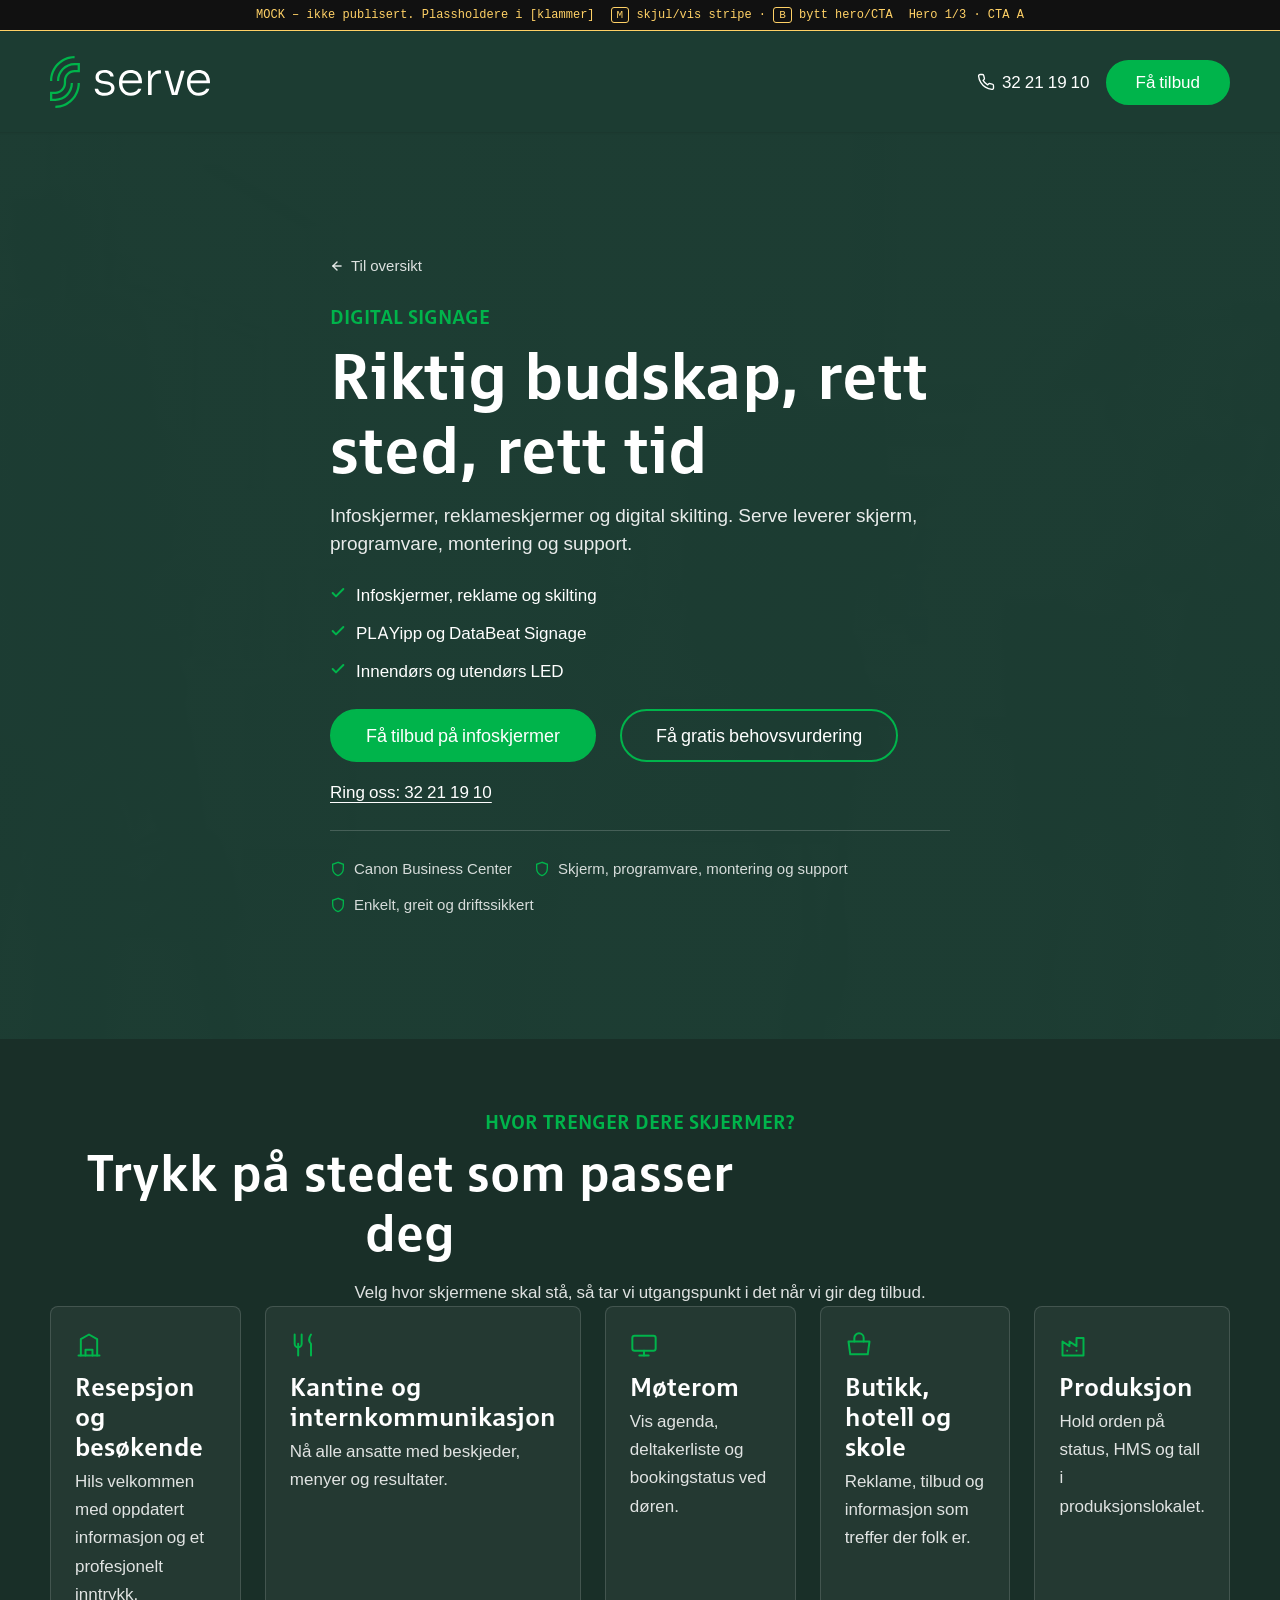
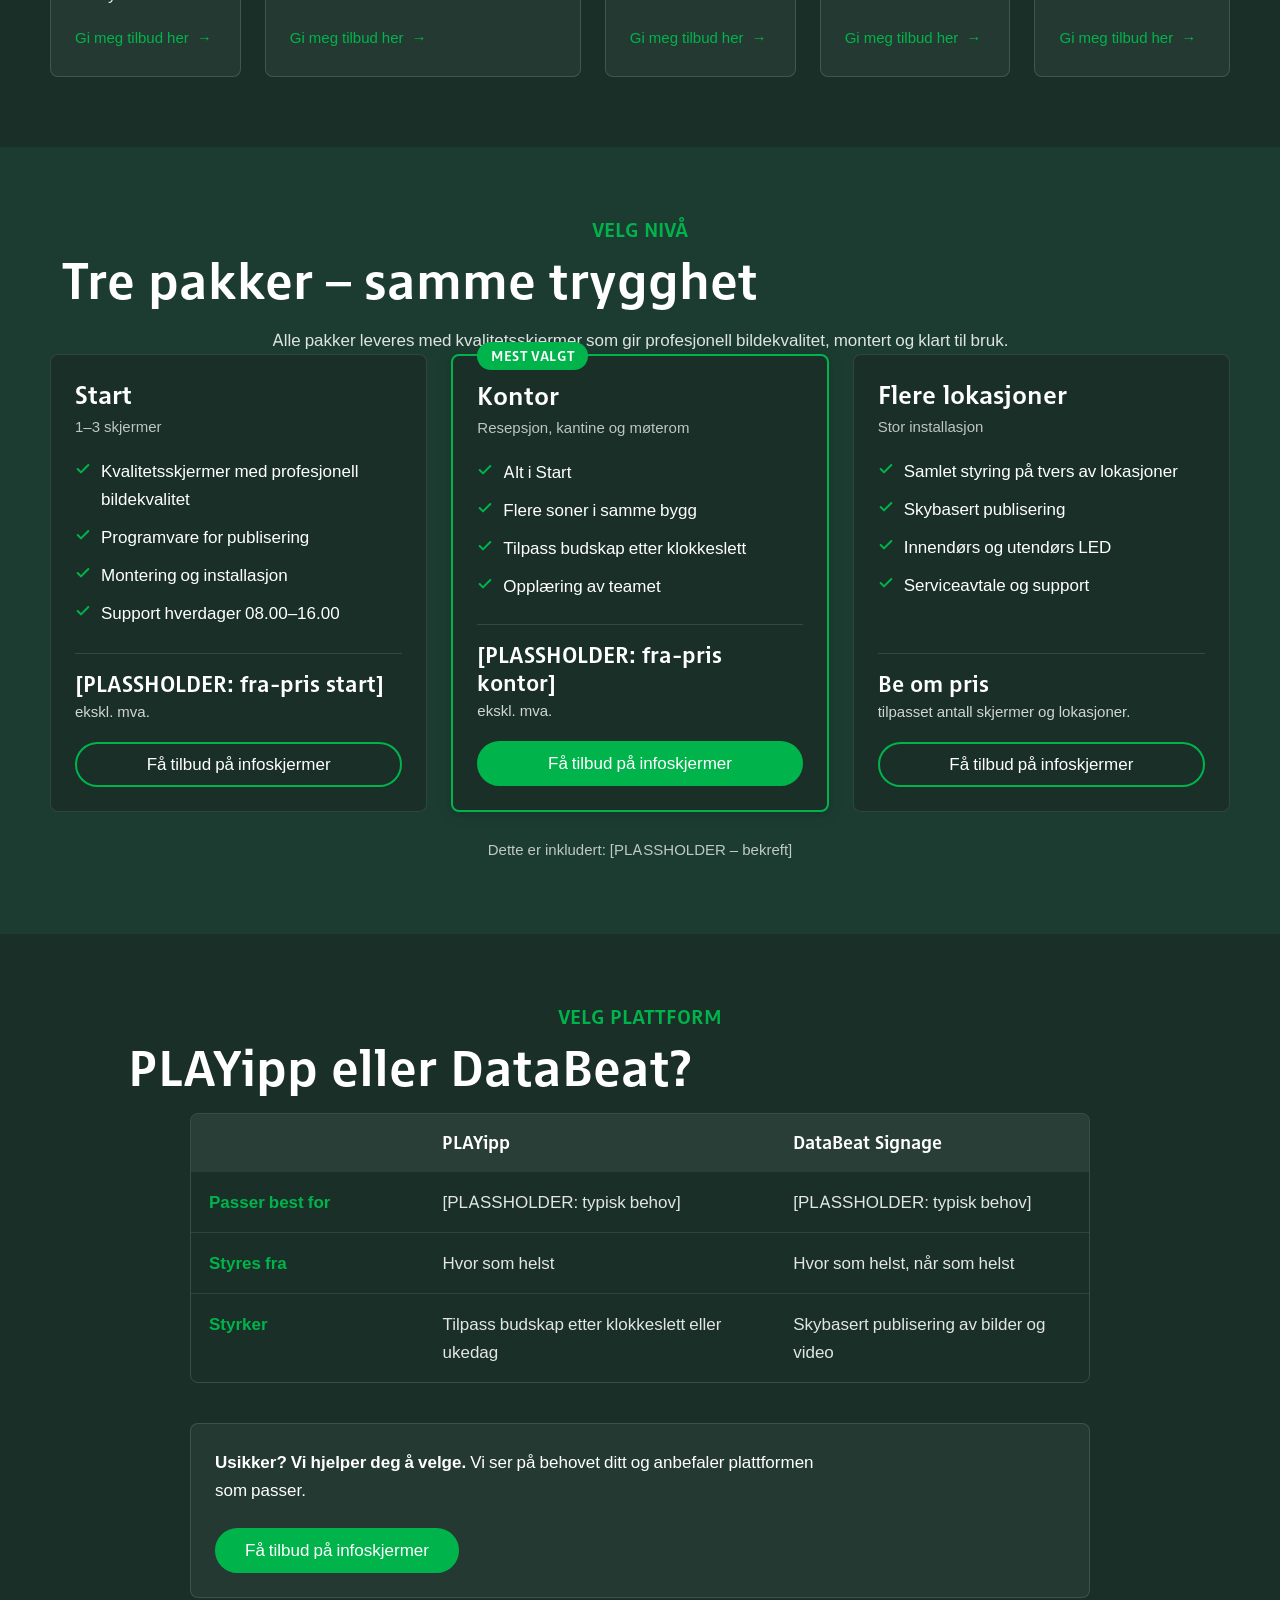
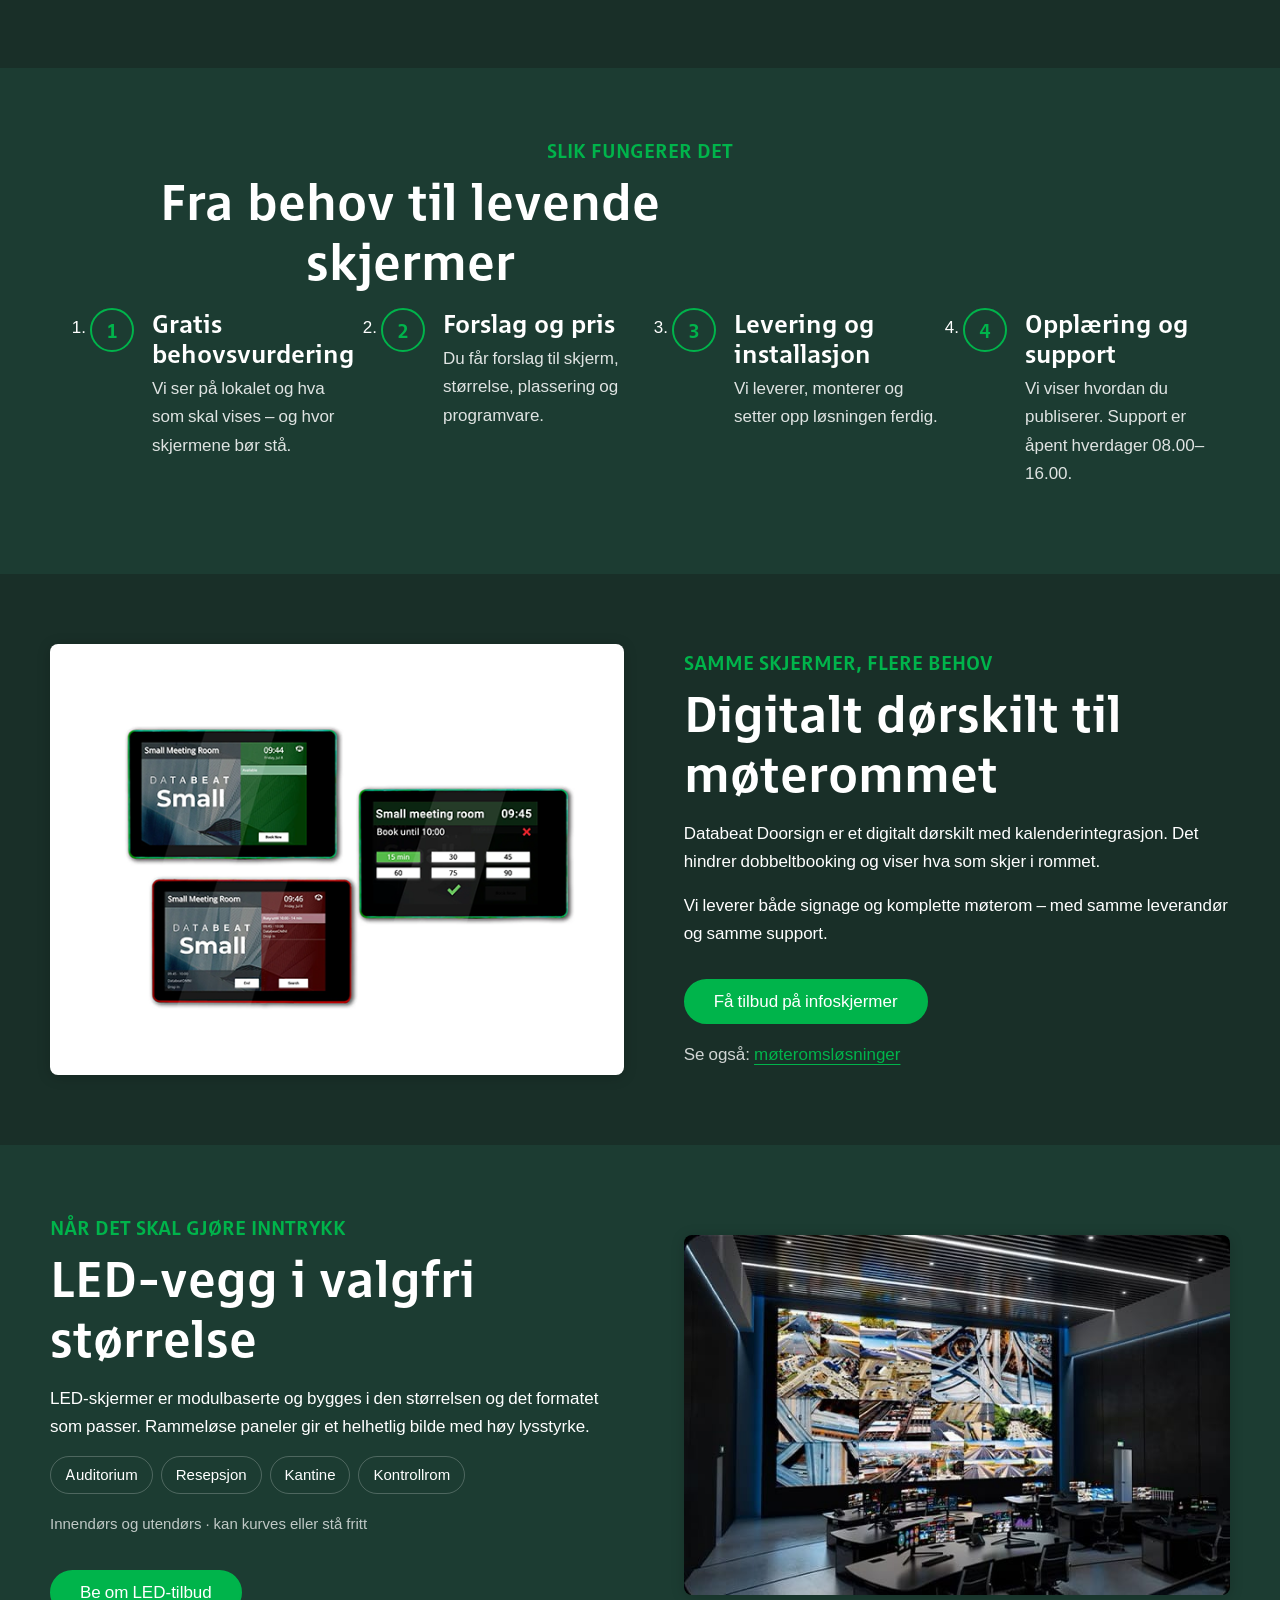
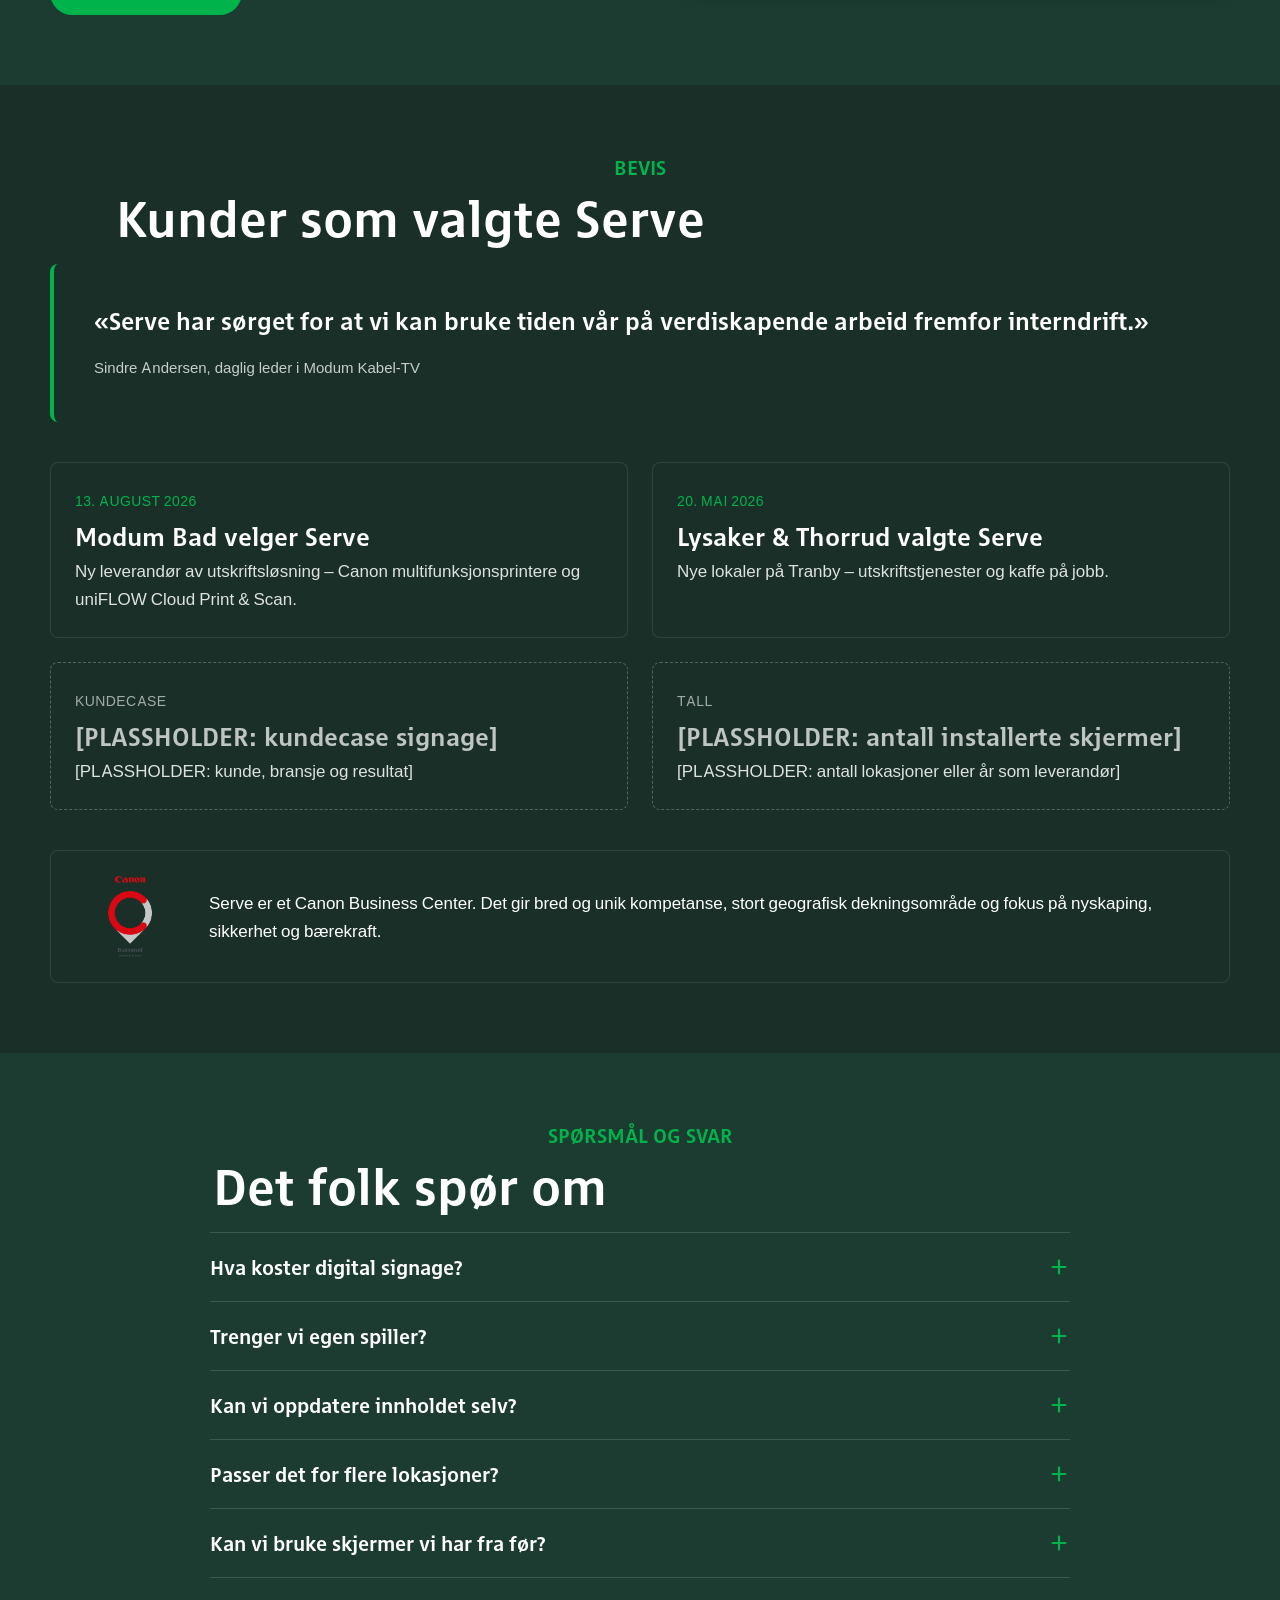
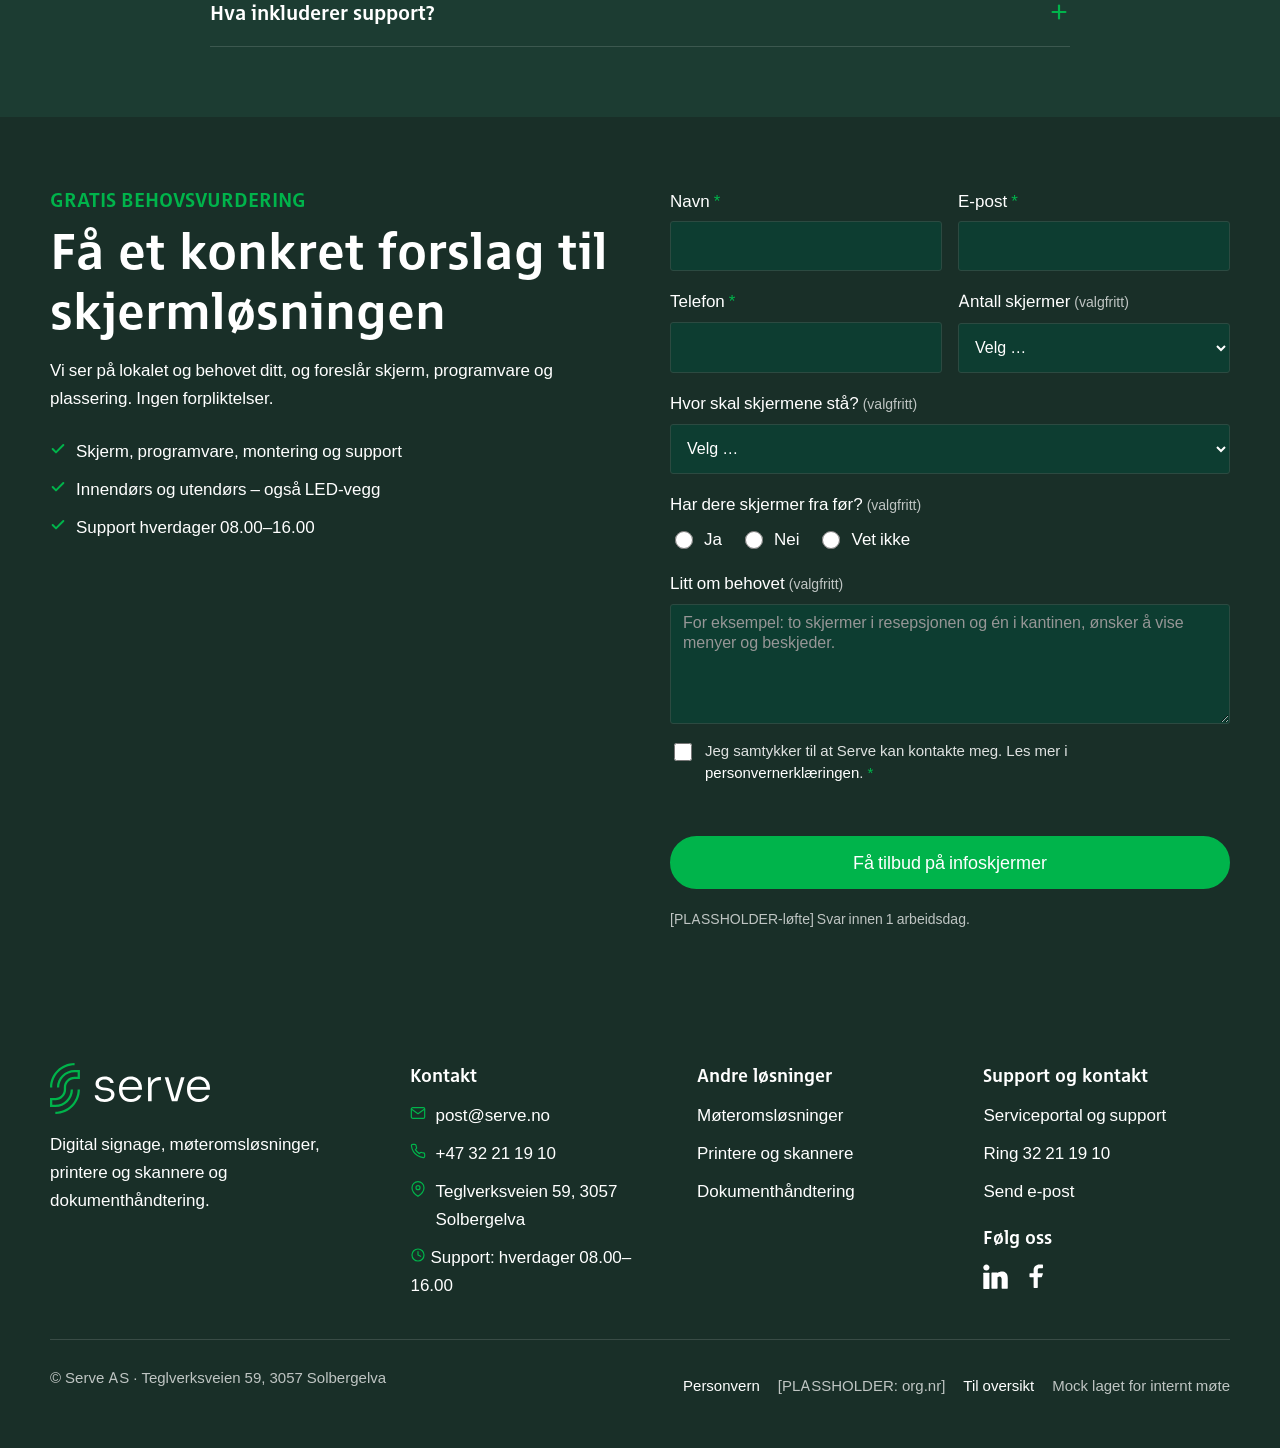
<file: signage.html>
<!DOCTYPE html>
<html lang="nb-NO">
<head>
  <meta charset="utf-8">
  <meta name="viewport" content="width=device-width, initial-scale=1">
  <title>Digital signage – Serve AS [MOCK]</title>
  <meta name="description" content="Digital signage fra Serve AS: infoskjermer, reklameskjermer og digital skilting. Skjerm, programvare, montering og support – enkelt, greit og driftssikkert.">
  <meta name="robots" content="noindex, nofollow">

  <!-- Lokale assets – ingen eksterne tjenester, ingen tracking -->
  <link rel="icon" href="assets/img/favicon.png" type="image/png">
  <link rel="stylesheet" href="assets/css/fonts.css">
  <link rel="stylesheet" href="assets/css/tokens.css">
  <link rel="stylesheet" href="assets/css/style.css">
</head>
<!-- A/B-tekster for denne siden leses fra data-attributtene under (se main.js) -->
<body data-cta-a="Få tilbud på infoskjermer" data-cta-b="Få gratis behovsvurdering">

<a class="skip-link" href="#main">Hopp til innhold</a>

<!-- NYTT: MOCK-stripe. Skrus av/på med tast M. Vises ikke på en publisert side. -->
<div class="mockbar" id="mockbar" role="status">
  <span>MOCK – ikke publisert. Plassholdere i [klammer]</span>
  <span><kbd>M</kbd> skjul/vis stripe · <kbd>B</kbd> bytt hero/CTA</span>
  <span id="ab-status" aria-live="polite">Hero 1/3 · CTA A</span>
</div>

<!-- ==========================================================================
     1. HEADER – logo, telefon, én CTA
     ========================================================================== -->
<header class="site-header">
  <div class="container site-header__inner">
    <a class="site-header__logo" href="#top" aria-label="Serve AS – til toppen">
      <img src="assets/img/serve-logo.svg" width="194" height="62" alt="Serve AS">
    </a>

    <div class="site-header__actions">
      <a class="site-header__phone" href="tel:+4732211910">
        <svg width="18" height="18" viewBox="0 0 24 24" fill="none" stroke="currentColor" stroke-width="1.8" stroke-linecap="round" stroke-linejoin="round" aria-hidden="true">
          <path d="M22 16.92v3a2 2 0 0 1-2.18 2 19.79 19.79 0 0 1-8.63-3.07 19.5 19.5 0 0 1-6-6A19.79 19.79 0 0 1 2.12 4.18 2 2 0 0 1 4.11 2h3a2 2 0 0 1 2 1.72c.13.96.36 1.9.7 2.81a2 2 0 0 1-.45 2.11L8.09 9.91a16 16 0 0 0 6 6l1.27-1.27a2 2 0 0 1 2.11-.45c.9.34 1.85.57 2.81.7A2 2 0 0 1 22 16.92Z"/>
        </svg>
        <span>32 21 19 10</span>
      </a>

      <a class="btn btn--solid site-header__cta" href="#tilbud">Få tilbud</a>
    </div>
  </div>
</header>

<main id="main">

  <!-- ========================================================================
       2. HERO
       ======================================================================== -->
  <section class="hero hero--signage" id="top">
    <div class="container hero__inner">
      <!-- NYTT: liten lenke tilbake til mock-oversikten -->
      <a class="page-back" href="index.html">
        <svg width="14" height="14" viewBox="0 0 24 24" fill="none" stroke="currentColor" stroke-width="2.4" stroke-linecap="round" stroke-linejoin="round" aria-hidden="true"><line x1="19" y1="12" x2="5" y2="12"/><polyline points="12 19 5 12 12 5"/></svg>
        Til oversikt
      </a>

      <p class="kicker">Digital signage</p>

      <!-- NYTT: én h1 med tre hero-alternativer. Byttes med tast B. -->
      <h1 class="hero__title" id="hero-title"
          data-hero-1="Riktig budskap, rett sted, rett tid"
          data-hero-2="Skjermer som snakker til folk – der de er"
          data-hero-3="Fra tom vegg til levende budskap">Riktig budskap, rett sted, rett tid</h1>

      <p class="hero__lead">Infoskjermer, reklameskjermer og digital skilting. Serve leverer skjerm, programvare, montering og support.</p>

      <ul class="hero__list">
        <li>
          <svg width="16" height="16" viewBox="0 0 24 24" fill="none" stroke="#00b44b" stroke-width="3" stroke-linecap="round" stroke-linejoin="round" aria-hidden="true"><polyline points="20 6 9 17 4 12"/></svg>
          Infoskjermer, reklame og skilting
        </li>
        <li>
          <svg width="16" height="16" viewBox="0 0 24 24" fill="none" stroke="#00b44b" stroke-width="3" stroke-linecap="round" stroke-linejoin="round" aria-hidden="true"><polyline points="20 6 9 17 4 12"/></svg>
          PLAYipp og DataBeat Signage
        </li>
        <li>
          <svg width="16" height="16" viewBox="0 0 24 24" fill="none" stroke="#00b44b" stroke-width="3" stroke-linecap="round" stroke-linejoin="round" aria-hidden="true"><polyline points="20 6 9 17 4 12"/></svg>
          Innendørs og utendørs LED
        </li>
      </ul>

      <div class="hero__actions">
        <!-- Primær-CTA (A/B: byttes med tast B) + sekundær CTA som viser den andre varianten -->
        <a class="btn btn--solid btn--lg" href="#tilbud" data-cta="primary">Få tilbud på infoskjermer</a>
        <a class="btn btn--lg" href="#tilbud" data-cta="secondary">Få gratis behovsvurdering</a>
        <a class="link-quiet" href="tel:+4732211910">Ring oss: 32 21 19 10</a>
      </div>

      <!-- NYTT: bevislinje rett under CTA -->
      <ul class="hero__proof">
        <li>
          <svg width="16" height="16" viewBox="0 0 24 24" fill="none" stroke="#00b44b" stroke-width="2" stroke-linecap="round" aria-hidden="true"><path d="M12 2 4 5v6c0 5 3.4 9.4 8 11 4.6-1.6 8-6 8-11V5l-8-3Z"/></svg>
          Canon Business Center
        </li>
        <li>
          <svg width="16" height="16" viewBox="0 0 24 24" fill="none" stroke="#00b44b" stroke-width="2" stroke-linecap="round" aria-hidden="true"><path d="M12 2 4 5v6c0 5 3.4 9.4 8 11 4.6-1.6 8-6 8-11V5l-8-3Z"/></svg>
          Skjerm, programvare, montering og support
        </li>
        <li>
          <svg width="16" height="16" viewBox="0 0 24 24" fill="none" stroke="#00b44b" stroke-width="2" stroke-linecap="round" aria-hidden="true"><path d="M12 2 4 5v6c0 5 3.4 9.4 8 11 4.6-1.6 8-6 8-11V5l-8-3Z"/></svg>
          Enkelt, greit og driftssikkert
        </li>
      </ul>
    </div>
  </section>

  <!-- ========================================================================
       3. HVOR SKAL SKJERMENE STÅ? – klikkbare kort som forhåndsvelger plassering
       ======================================================================== -->
  <section class="section section--alt">
    <div class="container">
      <div class="section__head--center">
        <p class="kicker">Hvor trenger dere skjermer?</p>
        <h2 class="section__title">Trykk på stedet som passer deg</h2>
        <p class="section__intro">Velg hvor skjermene skal stå, så tar vi utgangspunkt i det når vi gir deg tilbud.</p>
      </div>

      <div class="places__grid">
        <a class="card-place" href="#tilbud" data-preset-field="plassering" data-preset-value="Resepsjon">
          <span class="card-place__icon" aria-hidden="true">
            <svg width="28" height="28" viewBox="0 0 24 24" fill="none" stroke="currentColor" stroke-width="1.7" stroke-linecap="round" stroke-linejoin="round">
              <path d="M3 21h18"/><path d="M5 21V7l7-4 7 4v14"/><path d="M9 21v-5h6v5"/>
            </svg>
          </span>
          <h3 class="card-place__title">Resepsjon og besøkende</h3>
          <p class="card-place__text">Hils velkommen med oppdatert informasjon og et profesjonelt inntrykk.</p>
          <span class="card-place__more">Gi meg tilbud her</span>
        </a>

        <a class="card-place" href="#tilbud" data-preset-field="plassering" data-preset-value="Kantine">
          <span class="card-place__icon" aria-hidden="true">
            <svg width="28" height="28" viewBox="0 0 24 24" fill="none" stroke="currentColor" stroke-width="1.7" stroke-linecap="round" stroke-linejoin="round">
              <path d="M4 3v8a3 3 0 0 0 6 0V3"/><path d="M7 11v10"/><path d="M18 3c-2 3-2 6 0 8v10"/>
            </svg>
          </span>
          <h3 class="card-place__title">Kantine og internkommunikasjon</h3>
          <p class="card-place__text">Nå alle ansatte med beskjeder, menyer og resultater.</p>
          <span class="card-place__more">Gi meg tilbud her</span>
        </a>

        <a class="card-place" href="#tilbud" data-preset-field="plassering" data-preset-value="Møterom">
          <span class="card-place__icon" aria-hidden="true">
            <svg width="28" height="28" viewBox="0 0 24 24" fill="none" stroke="currentColor" stroke-width="1.7" stroke-linecap="round" stroke-linejoin="round">
              <rect x="2" y="4" width="20" height="13" rx="2"/><path d="M8 21h8"/><path d="M12 17v4"/>
            </svg>
          </span>
          <h3 class="card-place__title">Møterom</h3>
          <p class="card-place__text">Vis agenda, deltakerliste og bookingstatus ved døren.</p>
          <span class="card-place__more">Gi meg tilbud her</span>
        </a>

        <a class="card-place" href="#tilbud" data-preset-field="plassering" data-preset-value="Butikk/gulv">
          <span class="card-place__icon" aria-hidden="true">
            <svg width="28" height="28" viewBox="0 0 24 24" fill="none" stroke="currentColor" stroke-width="1.7" stroke-linecap="round" stroke-linejoin="round">
              <path d="M3 9h18l-1.5 11h-15Z"/><path d="M8 9V6a4 4 0 0 1 8 0v3"/>
            </svg>
          </span>
          <h3 class="card-place__title">Butikk, hotell og skole</h3>
          <p class="card-place__text">Reklame, tilbud og informasjon som treffer der folk er.</p>
          <span class="card-place__more">Gi meg tilbud her</span>
        </a>

        <a class="card-place" href="#tilbud" data-preset-field="plassering" data-preset-value="Produksjon">
          <span class="card-place__icon" aria-hidden="true">
            <svg width="28" height="28" viewBox="0 0 24 24" fill="none" stroke="currentColor" stroke-width="1.7" stroke-linecap="round" stroke-linejoin="round">
              <path d="M3 21V9l6 4V9l6 4V6h6v15Z"/><path d="M7 17h.01"/><path d="M15 17h.01"/>
            </svg>
          </span>
          <h3 class="card-place__title">Produksjon</h3>
          <p class="card-place__text">Hold orden på status, HMS og tall i produksjonslokalet.</p>
          <span class="card-place__more">Gi meg tilbud her</span>
        </a>
      </div>
    </div>
  </section>

  <!-- ========================================================================
       4. PAKKER
       ======================================================================== -->
  <section class="section">
    <div class="container">
      <div class="section__head--center">
        <p class="kicker">Velg nivå</p>
        <h2 class="section__title">Tre pakker – samme trygghet</h2>
        <p class="section__intro">Alle pakker leveres med kvalitetsskjermer som gir profesjonell bildekvalitet, montert og klart til bruk.</p>
      </div>

      <div class="packages__grid">
        <!-- Start -->
        <article class="package">
          <h3 class="package__name">Start</h3>
          <p class="package__meta">1–3 skjermer</p>
          <ul class="package__list">
            <li><svg width="16" height="16" viewBox="0 0 24 24" fill="none" stroke="#00b44b" stroke-width="3" stroke-linecap="round" stroke-linejoin="round" aria-hidden="true"><polyline points="20 6 9 17 4 12"/></svg> Kvalitetsskjermer med profesjonell bildekvalitet</li>
            <li><svg width="16" height="16" viewBox="0 0 24 24" fill="none" stroke="#00b44b" stroke-width="3" stroke-linecap="round" stroke-linejoin="round" aria-hidden="true"><polyline points="20 6 9 17 4 12"/></svg> Programvare for publisering</li>
            <li><svg width="16" height="16" viewBox="0 0 24 24" fill="none" stroke="#00b44b" stroke-width="3" stroke-linecap="round" stroke-linejoin="round" aria-hidden="true"><polyline points="20 6 9 17 4 12"/></svg> Montering og installasjon</li>
            <li><svg width="16" height="16" viewBox="0 0 24 24" fill="none" stroke="#00b44b" stroke-width="3" stroke-linecap="round" stroke-linejoin="round" aria-hidden="true"><polyline points="20 6 9 17 4 12"/></svg> Support hverdager 08.00–16.00</li>
          </ul>
          <p class="package__price"><strong>[PLASSHOLDER: fra-pris start]</strong> ekskl. mva.</p>
          <a class="btn btn--block" href="#tilbud" data-cta="primary">Få tilbud på infoskjermer</a>
        </article>

        <!-- Kontor – mest valgt -->
        <article class="package package--featured">
          <span class="package__badge">Mest valgt</span>
          <h3 class="package__name">Kontor</h3>
          <p class="package__meta">Resepsjon, kantine og møterom</p>
          <ul class="package__list">
            <li><svg width="16" height="16" viewBox="0 0 24 24" fill="none" stroke="#00b44b" stroke-width="3" stroke-linecap="round" stroke-linejoin="round" aria-hidden="true"><polyline points="20 6 9 17 4 12"/></svg> Alt i Start</li>
            <li><svg width="16" height="16" viewBox="0 0 24 24" fill="none" stroke="#00b44b" stroke-width="3" stroke-linecap="round" stroke-linejoin="round" aria-hidden="true"><polyline points="20 6 9 17 4 12"/></svg> Flere soner i samme bygg</li>
            <li><svg width="16" height="16" viewBox="0 0 24 24" fill="none" stroke="#00b44b" stroke-width="3" stroke-linecap="round" stroke-linejoin="round" aria-hidden="true"><polyline points="20 6 9 17 4 12"/></svg> Tilpass budskap etter klokkeslett</li>
            <li><svg width="16" height="16" viewBox="0 0 24 24" fill="none" stroke="#00b44b" stroke-width="3" stroke-linecap="round" stroke-linejoin="round" aria-hidden="true"><polyline points="20 6 9 17 4 12"/></svg> Opplæring av teamet</li>
          </ul>
          <p class="package__price"><strong>[PLASSHOLDER: fra-pris kontor]</strong> ekskl. mva.</p>
          <a class="btn btn--solid btn--block" href="#tilbud" data-cta="primary">Få tilbud på infoskjermer</a>
        </article>

        <!-- Flere lokasjoner -->
        <article class="package">
          <h3 class="package__name">Flere lokasjoner</h3>
          <p class="package__meta">Stor installasjon</p>
          <ul class="package__list">
            <li><svg width="16" height="16" viewBox="0 0 24 24" fill="none" stroke="#00b44b" stroke-width="3" stroke-linecap="round" stroke-linejoin="round" aria-hidden="true"><polyline points="20 6 9 17 4 12"/></svg> Samlet styring på tvers av lokasjoner</li>
            <li><svg width="16" height="16" viewBox="0 0 24 24" fill="none" stroke="#00b44b" stroke-width="3" stroke-linecap="round" stroke-linejoin="round" aria-hidden="true"><polyline points="20 6 9 17 4 12"/></svg> Skybasert publisering</li>
            <li><svg width="16" height="16" viewBox="0 0 24 24" fill="none" stroke="#00b44b" stroke-width="3" stroke-linecap="round" stroke-linejoin="round" aria-hidden="true"><polyline points="20 6 9 17 4 12"/></svg> Innendørs og utendørs LED</li>
            <li><svg width="16" height="16" viewBox="0 0 24 24" fill="none" stroke="#00b44b" stroke-width="3" stroke-linecap="round" stroke-linejoin="round" aria-hidden="true"><polyline points="20 6 9 17 4 12"/></svg> Serviceavtale og support</li>
          </ul>
          <p class="package__price"><strong>Be om pris</strong> tilpasset antall skjermer og lokasjoner.</p>
          <a class="btn btn--block" href="#tilbud" data-cta="primary">Få tilbud på infoskjermer</a>
        </article>
      </div>

      <p class="packages__note">Dette er inkludert: [PLASSHOLDER – bekreft]</p>
    </div>
  </section>

  <!-- ========================================================================
       5. PLAYIPP ELLER DATABEAT? – sammenligningstabell
       ======================================================================== -->
  <section class="section section--alt">
    <div class="container">
      <div class="section__head--center">
        <p class="kicker">Velg plattform</p>
        <h2 class="section__title">PLAYipp eller DataBeat?</h2>
      </div>

      <div class="compare-wrap">
        <table class="compare">
          <caption class="visually-hidden">Sammenligning av PLAYipp og DataBeat Signage</caption>
          <thead>
            <tr>
              <th scope="col"><span class="visually-hidden">Egenskap</span></th>
              <th scope="col">PLAYipp</th>
              <th scope="col">DataBeat Signage</th>
            </tr>
          </thead>
          <tbody>
            <tr>
              <th scope="row">Passer best for</th>
              <td>[PLASSHOLDER: typisk behov]</td>
              <td>[PLASSHOLDER: typisk behov]</td>
            </tr>
            <tr>
              <th scope="row">Styres fra</th>
              <td>Hvor som helst</td>
              <td>Hvor som helst, når som helst</td>
            </tr>
            <tr>
              <th scope="row">Styrker</th>
              <td>Tilpass budskap etter klokkeslett eller ukedag</td>
              <td>Skybasert publisering av bilder og video</td>
            </tr>
          </tbody>
        </table>
      </div>

      <div class="compare-cta">
        <p><strong>Usikker? Vi hjelper deg å velge.</strong> Vi ser på behovet ditt og anbefaler plattformen som passer.</p>
        <a class="btn btn--solid" href="#tilbud" data-cta="primary">Få tilbud på infoskjermer</a>
      </div>
    </div>
  </section>

  <!-- ========================================================================
       6. SLIK FUNGERER DET
       ======================================================================== -->
  <section class="section">
    <div class="container">
      <div class="section__head--center">
        <p class="kicker">Slik fungerer det</p>
        <h2 class="section__title">Fra behov til levende skjermer</h2>
      </div>

      <ol class="steps">
        <li class="step">
          <h3 class="step__title">Gratis behovsvurdering</h3>
          <p class="step__text">Vi ser på lokalet og hva som skal vises – og hvor skjermene bør stå.</p>
        </li>
        <li class="step">
          <h3 class="step__title">Forslag og pris</h3>
          <p class="step__text">Du får forslag til skjerm, størrelse, plassering og programvare.</p>
        </li>
        <li class="step">
          <h3 class="step__title">Levering og installasjon</h3>
          <p class="step__text">Vi leverer, monterer og setter opp løsningen ferdig.</p>
        </li>
        <li class="step">
          <h3 class="step__title">Opplæring og support</h3>
          <p class="step__text">Vi viser hvordan du publiserer. Support er åpent hverdager 08.00–16.00.</p>
        </li>
      </ol>
    </div>
  </section>

  <!-- ========================================================================
       7. MØTEROM-SYNERGI – Doorsign + lenke til møteromsmocken
       ======================================================================== -->
  <section class="section section--alt">
    <div class="container split">
      <div class="split__media">
        <img src="assets/img/doorsign.png" width="621" height="467" loading="lazy" alt="Digitalt dørskilt ved et møterom som viser møtebooking og tilgjengelighet">
      </div>
      <div class="split__body">
        <p class="kicker">Samme skjermer, flere behov</p>
        <h2 class="section__title">Digitalt dørskilt til møterommet</h2>
        <p>Databeat Doorsign er et digitalt dørskilt med kalenderintegrasjon. Det hindrer dobbeltbooking og viser hva som skjer i rommet.</p>
        <p>Vi leverer både signage og komplette møterom – med samme leverandør og samme support.</p>
        <a class="btn btn--solid" href="#tilbud" data-cta="primary">Få tilbud på infoskjermer</a>
        <p class="also-link">Se også: <a href="moterom.html">møteromsløsninger</a></p>
      </div>
    </div>
  </section>

  <!-- ========================================================================
       8. LED-VEGG – kompakt seksjon
       ======================================================================== -->
  <section class="section">
    <div class="container split split--reverse">
      <div class="split__media">
        <img src="assets/img/signage-led.jpg" width="1024" height="676" loading="lazy" alt="Modulbasert LED-skjermvegg uten rammer, montert på vegg">
      </div>
      <div class="split__body">
        <p class="kicker">Når det skal gjøre inntrykk</p>
        <h2 class="section__title">LED-vegg i valgfri størrelse</h2>
        <p>LED-skjermer er modulbaserte og bygges i den størrelsen og det formatet som passer. Rammeløse paneler gir et helhetlig bilde med høy lysstyrke.</p>
        <ul class="led__list">
          <li>Auditorium</li>
          <li>Resepsjon</li>
          <li>Kantine</li>
          <li>Kontrollrom</li>
        </ul>
        <p class="led__note">Innendørs og utendørs · kan kurves eller stå fritt</p>
        <!-- CTA som forhåndsvelger LED-vegg i skjemaet -->
        <a class="btn btn--solid" href="#tilbud" data-preset-field="plassering" data-preset-value="LED-vegg">Be om LED-tilbud</a>
      </div>
    </div>
  </section>

  <!-- ========================================================================
       9. BEVIS
       ======================================================================== -->
  <section class="section section--alt">
    <div class="container">
      <div class="section__head--center">
        <p class="kicker">Bevis</p>
        <h2 class="section__title">Kunder som valgte Serve</h2>
      </div>

      <figure class="quote">
        <blockquote>Serve har sørget for at vi kan bruke tiden vår på verdiskapende arbeid fremfor interndrift.</blockquote>
        <figcaption>Sindre Andersen, daglig leder i Modum Kabel-TV</figcaption>
      </figure>

      <div class="refs__grid">
        <article class="ref">
          <span class="ref__date">13. august 2026</span>
          <h3 class="ref__title">Modum Bad velger Serve</h3>
          <p class="ref__text">Ny leverandør av utskriftsløsning – Canon multifunksjonsprintere og uniFLOW Cloud Print &amp; Scan.</p>
        </article>
        <article class="ref">
          <span class="ref__date">20. mai 2026</span>
          <h3 class="ref__title">Lysaker &amp; Thorrud valgte Serve</h3>
          <p class="ref__text">Nye lokaler på Tranby – utskriftstjenester og kaffe på jobb.</p>
        </article>
      </div>

      <!-- NYTT: plassholder for signage-spesifikk kundecase og tall -->
      <div class="refs__grid refs__grid--placeholders">
        <article class="ref ref--placeholder">
          <span class="ref__date">Kundecase</span>
          <h3 class="ref__title">[PLASSHOLDER: kundecase signage]</h3>
          <p class="ref__text">[PLASSHOLDER: kunde, bransje og resultat]</p>
        </article>
        <article class="ref ref--placeholder">
          <span class="ref__date">Tall</span>
          <h3 class="ref__title">[PLASSHOLDER: antall installerte skjermer]</h3>
          <p class="ref__text">[PLASSHOLDER: antall lokasjoner eller år som leverandør]</p>
        </article>
      </div>

      <div class="canon">
        <img src="assets/img/canon-business-center.png" width="300" height="226" loading="lazy" alt="Canon Business Center by Serve">
        <p>Serve er et Canon Business Center. Det gir bred og unik kompetanse, stort geografisk dekningsområde og fokus på nyskaping, sikkerhet og bærekraft.</p>
      </div>
    </div>
  </section>

  <!-- ========================================================================
       10. FAQ (trekkspill)
       ======================================================================== -->
  <section class="section">
    <div class="container">
      <div class="section__head--center">
        <p class="kicker">Spørsmål og svar</p>
        <h2 class="section__title">Det folk spør om</h2>
      </div>

      <div class="faq" id="faq">
        <div class="faq__item">
          <h3>
            <button class="faq__q" type="button" aria-expanded="false" aria-controls="sign-faq-a1" id="sign-faq-q1">
              Hva koster digital signage?
              <svg class="faq__q-icon" width="22" height="22" viewBox="0 0 24 24" fill="none" stroke="#00b44b" stroke-width="2.4" stroke-linecap="round" aria-hidden="true"><line x1="12" y1="5" x2="12" y2="19"/><line x1="5" y1="12" x2="19" y2="12"/></svg>
            </button>
          </h3>
          <div class="faq__a" id="sign-faq-a1" role="region" aria-labelledby="sign-faq-q1" hidden>
            <p>Prisen avhenger av antall skjermer, størrelse og plassering. [PLASSHOLDER: fra-pris] – ta en gratis behovsvurdering, så får du et konkret forslag.</p>
          </div>
        </div>

        <div class="faq__item">
          <h3>
            <button class="faq__q" type="button" aria-expanded="false" aria-controls="sign-faq-a2" id="sign-faq-q2">
              Trenger vi egen spiller?
              <svg class="faq__q-icon" width="22" height="22" viewBox="0 0 24 24" fill="none" stroke="#00b44b" stroke-width="2.4" stroke-linecap="round" aria-hidden="true"><line x1="12" y1="5" x2="12" y2="19"/><line x1="5" y1="12" x2="19" y2="12"/></svg>
            </button>
          </h3>
          <div class="faq__a" id="sign-faq-a2" role="region" aria-labelledby="sign-faq-q2" hidden>
            <p>Nei. Publiseringstjenesten knyttes direkte til skjermen, så du slipper ekstern spiller.</p>
          </div>
        </div>

        <div class="faq__item">
          <h3>
            <button class="faq__q" type="button" aria-expanded="false" aria-controls="sign-faq-a3" id="sign-faq-q3">
              Kan vi oppdatere innholdet selv?
              <svg class="faq__q-icon" width="22" height="22" viewBox="0 0 24 24" fill="none" stroke="#00b44b" stroke-width="2.4" stroke-linecap="round" aria-hidden="true"><line x1="12" y1="5" x2="12" y2="19"/><line x1="5" y1="12" x2="19" y2="12"/></svg>
            </button>
          </h3>
          <div class="faq__a" id="sign-faq-a3" role="region" aria-labelledby="sign-faq-q3" hidden>
            <p>Ja. Du styrer innholdet fra hvor som helst, og kan tilpasse budskapet etter klokkeslett eller ukedag.</p>
          </div>
        </div>

        <div class="faq__item">
          <h3>
            <button class="faq__q" type="button" aria-expanded="false" aria-controls="sign-faq-a4" id="sign-faq-q4">
              Passer det for flere lokasjoner?
              <svg class="faq__q-icon" width="22" height="22" viewBox="0 0 24 24" fill="none" stroke="#00b44b" stroke-width="2.4" stroke-linecap="round" aria-hidden="true"><line x1="12" y1="5" x2="12" y2="19"/><line x1="5" y1="12" x2="19" y2="12"/></svg>
            </button>
          </h3>
          <div class="faq__a" id="sign-faq-a4" role="region" aria-labelledby="sign-faq-q4" hidden>
            <p>Ja. Med skybasert publisering når du alle skjermene dine, uansett hvor de står.</p>
          </div>
        </div>

        <div class="faq__item">
          <h3>
            <button class="faq__q" type="button" aria-expanded="false" aria-controls="sign-faq-a5" id="sign-faq-q5">
              Kan vi bruke skjermer vi har fra før?
              <svg class="faq__q-icon" width="22" height="22" viewBox="0 0 24 24" fill="none" stroke="#00b44b" stroke-width="2.4" stroke-linecap="round" aria-hidden="true"><line x1="12" y1="5" x2="12" y2="19"/><line x1="5" y1="12" x2="19" y2="12"/></svg>
            </button>
          </h3>
          <div class="faq__a" id="sign-faq-a5" role="region" aria-labelledby="sign-faq-q5" hidden>
            <p>[PLASSHOLDER: kan eksisterende skjermer gjenbrukes]. Vi tar en behovsvurdering og ser på hva som lønner seg for dere.</p>
          </div>
        </div>

        <div class="faq__item">
          <h3>
            <button class="faq__q" type="button" aria-expanded="false" aria-controls="sign-faq-a6" id="sign-faq-q6">
              Hva inkluderer support?
              <svg class="faq__q-icon" width="22" height="22" viewBox="0 0 24 24" fill="none" stroke="#00b44b" stroke-width="2.4" stroke-linecap="round" aria-hidden="true"><line x1="12" y1="5" x2="12" y2="19"/><line x1="5" y1="12" x2="19" y2="12"/></svg>
            </button>
          </h3>
          <div class="faq__a" id="sign-faq-a6" role="region" aria-labelledby="sign-faq-q6" hidden>
            <p>Support er åpent hverdager 08.00–16.00. Du når oss på e-post, telefon eller via serviceportalen.</p>
          </div>
        </div>
      </div>
    </div>
  </section>

  <!-- ========================================================================
       11. AVSLUTTENDE CTA + SKJEMA
       ======================================================================== -->
  <section class="section cta-final" id="tilbud">
    <div class="container cta-final__grid">
      <div>
        <p class="kicker">Gratis behovsvurdering</p>
        <h2 class="section__title">Få et konkret forslag til skjermløsningen</h2>
        <p>Vi ser på lokalet og behovet ditt, og foreslår skjerm, programvare og plassering. Ingen forpliktelser.</p>

        <ul class="cta-final__points">
          <li>
            <svg width="16" height="16" viewBox="0 0 24 24" fill="none" stroke="#00b44b" stroke-width="3" stroke-linecap="round" stroke-linejoin="round" aria-hidden="true"><polyline points="20 6 9 17 4 12"/></svg>
            Skjerm, programvare, montering og support
          </li>
          <li>
            <svg width="16" height="16" viewBox="0 0 24 24" fill="none" stroke="#00b44b" stroke-width="3" stroke-linecap="round" stroke-linejoin="round" aria-hidden="true"><polyline points="20 6 9 17 4 12"/></svg>
            Innendørs og utendørs – også LED-vegg
          </li>
          <li>
            <svg width="16" height="16" viewBox="0 0 24 24" fill="none" stroke="#00b44b" stroke-width="3" stroke-linecap="round" stroke-linejoin="round" aria-hidden="true"><polyline points="20 6 9 17 4 12"/></svg>
            Support hverdager 08.00–16.00
          </li>
        </ul>
      </div>

      <div>
        <!-- NYTT: kort skjema. Sender INGEN data – kun lokal bekreftelse. -->
        <form class="form" id="lead-form" novalidate>
          <div class="form__row form__row--2">
            <div class="form__field">
              <label class="form__label" for="navn">Navn <span class="form__req" aria-hidden="true">*</span></label>
              <input class="form__input" id="navn" name="navn" type="text" autocomplete="name" required aria-required="true">
            </div>
            <div class="form__field">
              <label class="form__label" for="epost">E-post <span class="form__req" aria-hidden="true">*</span></label>
              <input class="form__input" id="epost" name="epost" type="email" autocomplete="email" required aria-required="true">
            </div>
          </div>

          <div class="form__row form__row--2">
            <div class="form__field">
              <label class="form__label" for="telefon">Telefon <span class="form__req" aria-hidden="true">*</span></label>
              <input class="form__input" id="telefon" name="telefon" type="tel" autocomplete="tel" required aria-required="true">
            </div>
            <div class="form__field">
              <label class="form__label" for="antallSkjermer">Antall skjermer <span class="form__note">(valgfritt)</span></label>
              <select class="form__select" id="antallSkjermer" name="antallSkjermer">
                <option value="">Velg …</option>
                <option value="1-3">1–3</option>
                <option value="4-10">4–10</option>
                <option value="10+">10+</option>
                <option value="Vet ikke">Vet ikke</option>
              </select>
            </div>
          </div>

          <div class="form__field">
            <label class="form__label" for="plassering">Hvor skal skjermene stå? <span class="form__note">(valgfritt)</span></label>
            <select class="form__select" id="plassering" name="plassering">
              <option value="">Velg …</option>
              <option value="Resepsjon">Resepsjon</option>
              <option value="Kantine">Kantine</option>
              <option value="Møterom">Møterom</option>
              <option value="Butikk/gulv">Butikk/gulv</option>
              <option value="Produksjon">Produksjon</option>
              <option value="LED-vegg">LED-vegg</option>
            </select>
          </div>

          <fieldset class="form__fieldset">
            <legend class="form__legend">Har dere skjermer fra før? <span class="form__note">(valgfritt)</span></legend>
            <div class="form__choices">
              <label class="form__choice"><input type="radio" name="skjermer" value="Ja"> Ja</label>
              <label class="form__choice"><input type="radio" name="skjermer" value="Nei"> Nei</label>
              <label class="form__choice"><input type="radio" name="skjermer" value="Vet ikke"> Vet ikke</label>
            </div>
          </fieldset>

          <div class="form__field">
            <label class="form__label" for="melding">Litt om behovet <span class="form__note">(valgfritt)</span></label>
            <textarea class="form__textarea" id="melding" name="melding" rows="4" placeholder="For eksempel: to skjermer i resepsjonen og én i kantinen, ønsker å vise menyer og beskjeder."></textarea>
          </div>

          <label class="form__consent">
            <input type="checkbox" id="samtykke" name="samtykke" required aria-required="true">
            <span>Jeg samtykker til at Serve kan kontakte meg. Les mer i <a href="https://serve.no/personvern/" target="_blank" rel="noopener noreferrer">personvernerklæringen</a>. <span class="form__req" aria-hidden="true">*</span></span>
          </label>

          <p class="form__error" id="form-error" role="alert" aria-live="polite"></p>

          <button class="btn btn--solid btn--lg btn--block" type="submit" data-cta="primary">Få tilbud på infoskjermer</button>
          <p class="form__note">[PLASSHOLDER-løfte] Svar innen 1 arbeidsdag.</p>
        </form>

        <div class="form-success" id="form-success" role="status" aria-live="polite" tabindex="-1" hidden>
          <h3>Takk! Vi tar kontakt.</h3>
          <p>Dette er en mock – ingen data er sendt. Se console for innholdet du fylte ut.</p>
        </div>
      </div>
    </div>
  </section>

</main>

<!-- ==========================================================================
     12. FOOTER – full kontaktinfo. Krysslenker uten digital signage (denne siden)
     ========================================================================== -->
<footer class="site-footer">
  <div class="container">
    <div class="site-footer__grid">
      <div>
        <img class="site-footer__logo" src="assets/img/serve-logo.svg" width="194" height="62" loading="lazy" alt="Serve AS">
        <p>Digital signage, møteromsløsninger, printere og skannere og dokumenthåndtering.</p>
      </div>

      <div>
        <h2 class="site-footer__heading">Kontakt</h2>
        <ul class="site-footer__list">
          <li>
            <a href="mailto:post@serve.no">
              <svg width="16" height="16" viewBox="0 0 24 24" fill="none" stroke="currentColor" stroke-width="1.8" stroke-linecap="round" stroke-linejoin="round" aria-hidden="true"><rect x="2" y="4" width="20" height="16" rx="2"/><polyline points="2 6 12 13 22 6"/></svg>
              post@serve.no
            </a>
          </li>
          <li>
            <a href="tel:+4732211910">
              <svg width="16" height="16" viewBox="0 0 24 24" fill="none" stroke="currentColor" stroke-width="1.8" stroke-linecap="round" stroke-linejoin="round" aria-hidden="true"><path d="M22 16.92v3a2 2 0 0 1-2.18 2 19.79 19.79 0 0 1-8.63-3.07 19.5 19.5 0 0 1-6-6A19.79 19.79 0 0 1 2.12 4.18 2 2 0 0 1 4.11 2h3a2 2 0 0 1 2 1.72c.13.96.36 1.9.7 2.81a2 2 0 0 1-.45 2.11L8.09 9.91a16 16 0 0 0 6 6l1.27-1.27a2 2 0 0 1 2.11-.45c.9.34 1.85.57 2.81.7A2 2 0 0 1 22 16.92Z"/></svg>
              +47 32 21 19 10
            </a>
          </li>
          <li>
            <a href="https://goo.gl/maps/H6isEwBNqAuNQVLY8" target="_blank" rel="noopener noreferrer">
              <svg width="16" height="16" viewBox="0 0 24 24" fill="none" stroke="currentColor" stroke-width="1.8" stroke-linecap="round" stroke-linejoin="round" aria-hidden="true"><path d="M21 10c0 7-9 13-9 13s-9-6-9-13a9 9 0 0 1 18 0Z"/><circle cx="12" cy="10" r="3"/></svg>
              Teglverksveien 59, 3057 Solbergelva
            </a>
          </li>
          <li>
            <span>
              <svg width="16" height="16" viewBox="0 0 24 24" fill="none" stroke="currentColor" stroke-width="1.8" stroke-linecap="round" stroke-linejoin="round" aria-hidden="true"><circle cx="12" cy="12" r="9"/><polyline points="12 7 12 12 16 14"/></svg>
              Support: hverdager 08.00–16.00
            </span>
          </li>
        </ul>
      </div>

      <div>
        <h2 class="site-footer__heading">Andre løsninger</h2>
        <ul class="site-footer__list">
          <li><a href="moterom.html">Møteromsløsninger</a></li>
          <li><a href="https://serve.no/losninger/printere-og-skannere/">Printere og skannere</a></li>
          <li><a href="https://serve.no/losninger/dokumenthandtering/">Dokumenthåndtering</a></li>
        </ul>
      </div>

      <div>
        <h2 class="site-footer__heading">Support og kontakt</h2>
        <ul class="site-footer__list">
          <li><a href="https://serve.no/support/" target="_blank" rel="noopener noreferrer">Serviceportal og support</a></li>
          <li><a href="tel:+4732211910">Ring 32 21 19 10</a></li>
          <li><a href="mailto:post@serve.no">Send e-post</a></li>
        </ul>

        <h2 class="site-footer__heading" style="margin-top:20px;">Følg oss</h2>
        <div class="site-footer__social">
          <a href="https://www.linkedin.com/company/serveas/" target="_blank" rel="noopener noreferrer" aria-label="Serve AS på LinkedIn">
            <img src="assets/img/linkedin-icon.svg" width="26" height="26" loading="lazy" alt="">
          </a>
          <a href="https://www.facebook.com/serveflyt" target="_blank" rel="noopener noreferrer" aria-label="Serve AS på Facebook">
            <img src="assets/img/facebook-icon.svg" width="26" height="26" loading="lazy" alt="">
          </a>
        </div>
      </div>
    </div>

    <div class="site-footer__bottom">
      <p>© Serve AS · Teglverksveien 59, 3057 Solbergelva</p>
      <ul>
        <li><a href="https://serve.no/personvern/">Personvern</a></li>
        <li><span>[PLASSHOLDER: org.nr]</span></li>
        <li><a href="index.html">Til oversikt</a></li>
        <li><span>Mock laget for internt møte</span></li>
      </ul>
    </div>
  </div>
</footer>

<!-- NYTT: sticky CTA på mobil -->
<div class="mobile-cta" aria-label="Rask kontakt">
  <a class="btn" href="tel:+4732211910">
    <svg width="18" height="18" viewBox="0 0 24 24" fill="none" stroke="currentColor" stroke-width="1.8" stroke-linecap="round" stroke-linejoin="round" aria-hidden="true"><path d="M22 16.92v3a2 2 0 0 1-2.18 2 19.79 19.79 0 0 1-8.63-3.07 19.5 19.5 0 0 1-6-6A19.79 19.79 0 0 1 2.12 4.18 2 2 0 0 1 4.11 2h3a2 2 0 0 1 2 1.72c.13.96.36 1.9.7 2.81a2 2 0 0 1-.45 2.11L8.09 9.91a16 16 0 0 0 6 6l1.27-1.27a2 2 0 0 1 2.11-.45c.9.34 1.85.57 2.81.7A2 2 0 0 1 22 16.92Z"/></svg>
    Ring
  </a>
  <a class="btn btn--solid" href="#tilbud" data-cta="primary">Få tilbud på infoskjermer</a>
</div>

<script src="assets/js/main.js"></script>
</body>
</html>
</file>
<file: assets/css/fonts.css>
/* ==========================================================================
   fonts.css – lokale fonter slik at mocken kjorer helt offline.
   Kildefiler hentet (read-only GET) 2026-10-26:
     - dico-sans:  Adobe Typekit, kit ism3gmz (samme kit som serve.no bruker)
     - Public Sans: Google Fonts v21 (latin-subset, samme fil som serve.no laster)
   ========================================================================== */

/* --- dico-sans (overskrifter). Typekit-kitet leverer kun vekt 700 + 700 italic --- */
@font-face {
  font-family: "dico-sans";
  src: url("../fonts/dico-sans-700.woff2") format("woff2");
  font-weight: 700;
  font-style: normal;
  font-display: swap;
}
@font-face {
  font-family: "dico-sans";
  src: url("../fonts/dico-sans-700i.woff2") format("woff2");
  font-weight: 700;
  font-style: italic;
  font-display: swap;
}

/* --- Public Sans (broedtekst). Variabel font: én fil dekker 400/500/600 --- */
@font-face {
  font-family: "Public Sans";
  src: url("../fonts/public-sans-latin.woff2") format("woff2");
  font-weight: 100 900;
  font-style: normal;
  font-display: swap;
}
@font-face {
  font-family: "Public Sans";
  src: url("../fonts/public-sans-latin-italic.woff2") format("woff2");
  font-weight: 100 900;
  font-style: italic;
  font-display: swap;
}
</file>
<file: assets/css/tokens.css>
/* ==========================================================================
   tokens.css – designtokens for serve-mock
   --------------------------------------------------------------------------
   Alle verdier er hentet fra serve.no (read-only GET) 2026-10-26:
     - /wp-content/themes/nyg-enfold-child/css/base.css   (:root-variabler)
     - /wp-content/uploads/dynamic_avia/nyg.css           (fargeskjema)
     - /wp-content/uploads/avia_posts_css/post-385.css    (side/spesifikke farger)
     - computed styles fra headless Chrome paa /losninger/moteromslosninger/
   Kommentaren bak hver verdi viser hvor den kommer fra.
   ========================================================================== */

:root {
  /* ---------- Farger: merkevare (hentet fra logo-SVG + dynamic_avia/nyg.css) --- */
  --color-brand:            #00b44b; /* Serve-groenn. Logo + knappekant */
  --color-brand-hover:      #00a344; /* [DESIGN-ANTAGELSE] moerkere variant av #00b44b til hover */
  --color-brand-on:         #ffffff; /* tekst oppaa brand-farge */

  /* ---------- Farger: moerke seksjoner (post-385.css) ------------------------ */
  --color-dark-900:         #192f28; /* .footer-section / .socket-section / moerke kolonner */
  --color-dark-800:         #1c3c32; /* hovedseksjon-bakgrunn (avia-section) */
  --color-dark-700:         #0d3d31; /* input-bakgrunn (nyg.css: .newsletter-wrapp) */

  /* ---------- Farger: sekundaer/oliven (dynamic_avia/nyg.css alternate_color) */
  --color-olive:            #719430;
  --color-olive-light:      #8bba34;
  --color-olive-dark:       #507210;

  /* ---------- Farger: noytrale ------------------------------------------------- */
  --color-surface:          #ffffff;
  --color-surface-alt:      #f8f8f8; /* dynamic.css: .main_color tema-bakgrunn */
  --color-text:             #444444; /* body color paa lys bakgrunn */
  --color-text-invert:      #ffffff; /* body color paa moerk bakgrunn */
  --color-text-muted:       #969696; /* sub_menu-lenker / meta */
  --color-text-soft:        #dddddd;
  --color-link:             #00b44b; /* [DESIGN-ANTAGELSE] lenker bruker brand-fargen */
  --color-border:           #ebebeb; /* dynamic.css: border-color basis */
  --color-border-strong:    #dddddd;
  --color-input-placeholder:#969696;
  --color-danger:           #ff7f56; /* nyg.css: valideringsfeil */
  --color-focus:            #00b44b; /* [DESIGN-ANTAGELSE] synlig fokusring i brand-fargen */

  /* ---------- Typografi: fonter ----------------------------------------------- */
  /* base.css: @import Public Sans (Google Fonts) + dico-sans (Adobe Typekit ism3gmz) */
  --font-display:           "dico-sans", "Public Sans", sans-serif; /* overskrifter */
  --font-body:              "Public Sans", sans-serif;              /* broedtekst */
  --font-weight-display:    700;  /* Typekit-fila har kun vekt 700 (n7/i7) */
  --font-weight-regular:    400;
  --font-weight-medium:     500;
  --font-weight-semibold:   600;

  /* ---------- Typografi: stoerrelsesskala (base.css :root, desktop >=992px) --- */
  --fs-h1:                  60px;  --lh-h1: 75px;
  --fs-h2:                  50px;  --lh-h2: 60px;
  --fs-h3:                  40px;  --lh-h3: 45px;
  --fs-h4:                  25px;  --lh-h4: 30px;
  --fs-h6:                  20px;  --lh-h6: 25px; /* brukes som "kicker"/overline */
  --fs-regular:             17px;  --lh-regular: 22px;
  --fs-small:               17px;  --lh-small: 22px;

  /* Fra computed styles paa originalsiden */
  --fs-body:                17px;
  --lh-body:                28.05px; /* 1.65 – Enfolds body line-height */
  --ls-kicker:              normal;

  /* ---------- Typografi: helper ---------------------------------------------- */
  --text-transform-kicker:  uppercase;

  /* ---------- Avstander ------------------------------------------------------- */
  --spacing:                20px;  /* base.css --spacing */
  --spacing-2x:             calc(var(--spacing) * 2); /* 40px */
  --spacing-3x:             calc(var(--spacing) * 3); /* 60px */
  --space-xs:               8px;
  --space-sm:               16px;
  --space-md:               24px;
  --space-lg:               40px;
  --space-xl:               60px;
  --space-2xl:              80px;

  /* Fra computed styles: seksjonspadding paa originalsiden */
  --section-pad-y:          70px;
  --section-pad-y-lg:       100px;

  /* ---------- Layout ---------------------------------------------------------- */
  --container-max:          1460px; /* computed: #main .container max-width */
  --container-pad:          50px;   /* computed: #main .container padding */
  --container-content:      1360px; /* 1460 - 2*50 */

  /* ---------- Rammen ----------------------------------------------------------
     Avrundede hjoerner og myke skygger.
     -------------------------------------------------------------------------- */
  --radius-pill:            100px;  /* knapper: border-radius:100px (nyg-base.css) */
  --radius-sm:              3px;    /* Enfold standard .avia-button */
  --radius-card:            8px;    /* [DESIGN-ANTAGELSE] kort som ikke finnes paa originalsiden */
  --shadow-header:          0 0 2px 1px rgba(0, 0, 0, 0.10); /* #header box-shadow */
  --shadow-card:            0 2px 14px rgba(0, 0, 0, 0.18);  /* [DESIGN-ANTAGELSE] moerk bakgrunn */
  --shadow-card-hover:      0 8px 26px rgba(0, 0, 0, 0.28);  /* [DESIGN-ANTAGELSE] */

  /* ---------- Knapp (nyg-base.css #top #wrap_all .single-common-btn a) ------- */
  --btn-font-size:          17px;
  --btn-line-height:        25px;
  --btn-padding:            8px 28px;
  --btn-border-width:       2px;
  --btn-border-color:       var(--color-brand);
  --btn-color:              var(--color-text-invert);
  --btn-bg:                 transparent;      /* outline-knapp paa moerk bakgrunn */
  --btn-bg-hover:           var(--color-brand); /* :hover -> fylles med #00B44B */
  --btn-radius:             var(--radius-pill);

  /* Variant: fylt knapp brukt paa moerk bakgrunn der vi vil ha maks kontrast.
     [DESIGN-ANTAGELSE] – finnes ikke som egen klasse paa originalsiden. */
  --btn-solid-bg:           var(--color-brand);
  --btn-solid-bg-hover:     var(--color-brand-hover);
  --btn-solid-color:        #ffffff;

  /* ---------- Skjema (nyg-base.css, wpcf7) ------------------------------------ */
  --input-font-size:        16px;
  --input-line-height:      20px;
  --input-height:           50px;
  --input-padding:          8px;
  --input-bg:               var(--color-dark-700);
  --input-color:            var(--color-text-invert);
  --input-border:           1px solid #2c4a41; /* [DESIGN-ANTAGELSE] ikke synlig i computed styles */

  /* ---------- Header (computed styles + header-HTML) -------------------------- */
  --header-meta-height:     40px;
  --header-height:          100px;
  --logo-width:             194px;
  --logo-height:            62px;
  --nav-font-size:          20px;
  --nav-padding:            10px 20px;
  --nav-radius:             50px;

  /* ---------- Overganger ------------------------------------------------------- */
  --transition-fast:        150ms ease;
  --transition:             250ms ease;

  /* ---------- Breakpoints (nyg-base.css media queries) ------------------------- */
  --bp-sm:                  576px;
  --bp-md:                  768px;
  --bp-lg:                  992px;
  --bp-xl:                  1200px;
  --bp-2xl:                 1640px;
}

/* ---------- Responsiv typografi (base.css: <768px og >=768px) ------------------ */
@media (max-width: 767px) {
  :root {
    --fs-h1: 40px;  --lh-h1: 45px;
    --fs-h2: 35px;  --lh-h2: 40px;
    --fs-h3: 30px;  --lh-h3: 35px;
    --fs-h4: 22px;  --lh-h4: 25px;
    --fs-h6: 18px;  --lh-h6: 25px;
    --fs-regular: 17px; --lh-regular: 22px;
    --fs-small: 16px;   --lh-small: 20px;
    --section-pad-y: 50px;
    --section-pad-y-lg: 60px;
  }
}

@media (min-width: 768px) and (max-width: 991px) {
  :root {
    --fs-h1: 60px;  --lh-h1: 60px;
    --fs-h2: 50px;  --lh-h2: 60px;
    --fs-h3: 40px;  --lh-h3: 45px;
    --fs-h4: 25px;  --lh-h4: 30px;
    --fs-h6: 20px;  --lh-h6: 25px;
  }
}

@media (max-width: 991px) {
  :root {
    --container-pad: 24px;
  }
}
</file>
<file: assets/css/style.css>
/* ==========================================================================
   style.css – serve-mock (møteromsløsninger)
   Bygget paa designtokens fra tokens.css. Mobil foerst.
   Navngiving: BEM-lignende (.blokk__element--modifikator).
   ========================================================================== */

/* --------------------------------------------------------------------------
   1. Reset / base
   -------------------------------------------------------------------------- */
*,
*::before,
*::after { box-sizing: border-box; }

html { scroll-behavior: smooth; }

body {
  margin: 0;
  background-color: var(--color-dark-800);
  color: var(--color-text-invert);
  font-family: var(--font-body);
  font-size: var(--fs-body);
  font-weight: var(--font-weight-regular);
  line-height: var(--lh-body);
  -webkit-text-size-adjust: 100%;
}

img { max-width: 100%; height: auto; display: block; }

a { color: var(--color-text-invert); text-decoration: none; }
a:hover { text-decoration: underline; }

h1, h2, h3, h4, h5, h6 {
  margin: 0;
  font-family: var(--font-display);
  font-weight: var(--font-weight-display);
  color: var(--color-text-invert);
}

p { margin: 0 0 var(--space-sm); }
p:last-child { margin-bottom: 0; }

ul { margin: 0; padding: 0; list-style: none; }

:focus-visible {
  outline: 3px solid var(--color-focus);
  outline-offset: 3px;
  border-radius: var(--radius-sm);
}

.visually-hidden {
  position: absolute !important;
  width: 1px; height: 1px;
  padding: 0; margin: -1px;
  overflow: hidden; clip: rect(0 0 0 0);
  white-space: nowrap; border: 0;
}

.skip-link {
  position: absolute;
  left: -9999px;
  top: 0;
  z-index: 200;
  padding: 10px 18px;
  background: var(--color-brand);
  color: #fff;
  font-weight: var(--font-weight-semibold);
}
.skip-link:focus { left: 8px; top: 8px; }

/* --------------------------------------------------------------------------
   2. Layout-hjelpere
   -------------------------------------------------------------------------- */
.container {
  width: 100%;
  max-width: var(--container-max);
  margin-inline: auto;
  padding-inline: var(--container-pad);
}

.section {
  padding-block: var(--section-pad-y);
  background-color: var(--color-dark-800);
}
.section--alt { background-color: var(--color-dark-900); }
.section--tight { padding-block: calc(var(--section-pad-y) / 2); }

/* Kicker + overskrift i Serves spraak: liten groenn uppercase overline + stor h2 */
.kicker {
  display: block;
  margin-bottom: var(--space-xs);
  font-family: var(--font-display);
  font-size: var(--fs-h6);
  line-height: var(--lh-h6);
  font-weight: var(--font-weight-display);
  text-transform: var(--text-transform-kicker);
  letter-spacing: var(--ls-kicker);
  color: var(--color-brand);
}

.section__title {
  font-size: var(--fs-h2);
  line-height: var(--lh-h2);
  margin-bottom: var(--space-sm);
}

.section__intro {
  max-width: 62ch;
  margin-bottom: var(--space-lg);
  color: rgba(255, 255, 255, 0.86); /* [DESIGN-ANTAGELSE] 0.86 for bedre lesbarhet i lange avsnitt */
}

.section__head--center { text-align: center; }
.section__head--center .section__intro { margin-inline: auto; }

/* --------------------------------------------------------------------------
   3. Knapper
   -------------------------------------------------------------------------- */
.btn {
  display: inline-flex;
  align-items: center;
  justify-content: center;
  gap: 8px;
  padding: var(--btn-padding);
  font-family: var(--font-body);
  font-size: var(--btn-font-size);
  line-height: var(--btn-line-height);
  font-weight: var(--font-weight-regular);
  color: var(--btn-color);
  background-color: var(--btn-bg);
  border: var(--btn-border-width) solid var(--btn-border-color);
  border-radius: var(--btn-radius);
  cursor: pointer;
  text-align: center;
  transition: background-color var(--transition), color var(--transition), border-color var(--transition);
}
.btn:hover,
.btn:active {
  background-color: var(--btn-bg-hover);
  color: #fff;
  text-decoration: none;
}
.btn--solid {
  background-color: var(--btn-solid-bg);
  border-color: var(--btn-solid-bg);
  color: var(--btn-solid-color);
}
.btn--solid:hover,
.btn--solid:active {
  background-color: var(--btn-solid-bg-hover);
  border-color: var(--btn-solid-bg-hover);
}
.btn--block { width: 100%; }
.btn--lg { padding: 12px 34px; font-size: 18px; }

/* Tekstlenke (sekundaer handling ved siden av knapp) */
.link-quiet {
  display: inline-flex;
  align-items: center;
  gap: 8px;
  font-size: var(--fs-regular);
  color: var(--color-text-invert);
  text-decoration: underline;
  text-underline-offset: 4px;
}
.link-quiet:hover { color: var(--color-brand); }

/* --------------------------------------------------------------------------
   4. MOCK-stripe (skrus av/på med M)
   -------------------------------------------------------------------------- */
.mockbar {
  position: fixed;
  inset: 0 0 auto 0;
  z-index: 120;
  display: flex;
  gap: 16px;
  align-items: center;
  justify-content: center;
  flex-wrap: wrap;
  padding: 7px 14px;
  background: #111;
  color: #ffd166;
  border-bottom: 1px solid #ffd166;
  font-family: ui-monospace, "SFMono-Regular", Menlo, Consolas, monospace;
  font-size: 12px;
  line-height: 16px;
  text-align: center;
}
.mockbar kbd {
  padding: 1px 5px;
  border: 1px solid #ffd166;
  border-radius: 3px;
  font-size: 11px;
}
.mockbar[hidden] { display: none; }
body.is-mockbar-on { padding-top: 32px; }
body.is-mockbar-on .site-header { top: 32px; }

/* --------------------------------------------------------------------------
   5. Header (Server-stil, forenklet: logo + telefon + CTA)
   -------------------------------------------------------------------------- */
.site-header {
  position: sticky;
  top: 0;
  z-index: 100;
  background-color: var(--color-dark-800);
  box-shadow: var(--shadow-header);
}
.site-header__inner {
  display: flex;
  align-items: center;
  justify-content: space-between;
  gap: var(--space-sm);
  min-height: 76px;
}
.site-header__logo { display: block; line-height: 0; }
.site-header__logo img,
.site-header__logo svg { width: 150px; height: auto; }

.site-header__actions {
  display: flex;
  align-items: center;
  gap: var(--space-sm);
}
.site-header__phone {
  display: inline-flex;
  align-items: center;
  gap: 7px;
  font-size: var(--fs-regular);
  white-space: nowrap;
}
.site-header__phone:hover { color: var(--color-brand); text-decoration: none; }
.site-header__phone svg { flex: 0 0 auto; }
.site-header__cta { display: none; }

/* --------------------------------------------------------------------------
   6. Hero
   -------------------------------------------------------------------------- */
.hero {
  position: relative;
  padding-block: var(--section-pad-y-lg);
  /* Samme bakgrunnsbilde + moerk overlegg som originalens .bg-overlay */
  background-color: var(--color-dark-800);
  background-image:
    linear-gradient(rgba(28, 60, 50, 0.92), rgba(28, 60, 50, 0.92)),
    url("../img/moterom-hero.jpg");
  background-size: cover;
  background-position: 50% 50%;
  background-repeat: no-repeat;
  overflow: hidden;
}
.hero__inner { max-width: 720px; }

.hero__title {
  font-size: var(--fs-h1);
  line-height: var(--lh-h1);
  margin-bottom: var(--space-sm);
}
.hero__lead {
  max-width: 56ch;
  margin-bottom: var(--space-md);
  font-size: 19px;
  line-height: 28px;
  color: rgba(255, 255, 255, 0.9); /* [DESIGN-ANTAGELSE] */
}

.hero__list {
  margin-bottom: var(--space-md);
  display: grid;
  gap: 10px;
}
.hero__list li {
  display: flex;
  align-items: flex-start;
  gap: 10px;
  font-size: var(--fs-regular);
}
.hero__list svg { flex: 0 0 auto; margin-top: 4px; }

.hero__actions {
  display: flex;
  flex-wrap: wrap;
  align-items: center;
  gap: var(--space-sm) var(--space-md);
  margin-bottom: var(--space-md);
}

.hero__proof {
  display: flex;
  flex-wrap: wrap;
  gap: 8px 22px;
  margin: 0;
  padding-top: var(--space-md);
  border-top: 1px solid rgba(255, 255, 255, 0.18);
  font-size: 15px;
  color: rgba(255, 255, 255, 0.82); /* [DESIGN-ANTAGELSE] */
}
.hero__proof li { display: flex; align-items: center; gap: 8px; }

/* --------------------------------------------------------------------------
   7. Problem -> loesning
   -------------------------------------------------------------------------- */
.problems__grid {
  display: grid;
  gap: var(--space-md);
}
.card-problem {
  padding: var(--space-md);
  background-color: var(--color-dark-900);
  border: 1px solid rgba(255, 255, 255, 0.08);
  border-radius: var(--radius-card);
  border-top: 3px solid rgba(255, 255, 255, 0.22);
}
.card-problem__icon {
  display: inline-flex;
  margin-bottom: 14px;
  color: var(--color-brand);
}
.card-problem__title {
  font-size: var(--fs-h4);
  line-height: var(--lh-h4);
  margin-bottom: 8px;
}
.card-problem__text {
  margin: 0;
  font-size: var(--fs-regular);
  color: rgba(255, 255, 255, 0.86);
}

/* --------------------------------------------------------------------------
   8. Pakker / romtyper
   -------------------------------------------------------------------------- */
.packages__grid {
  display: grid;
  gap: var(--space-md);
}
.package {
  position: relative;
  display: flex;
  flex-direction: column;
  padding: var(--space-md);
  background-color: var(--color-dark-900);
  border: 1px solid rgba(255, 255, 255, 0.1);
  border-radius: var(--radius-card);
  transition: box-shadow var(--transition), transform var(--transition);
}
.package:hover { box-shadow: var(--shadow-card-hover); }
.package--featured {
  border: 2px solid var(--color-brand);
  box-shadow: var(--shadow-card);
}
.package__badge {
  position: absolute;
  top: -14px;
  left: var(--space-md);
  padding: 3px 14px;
  background: var(--color-brand);
  color: #fff;
  border-radius: var(--radius-pill);
  font-family: var(--font-display);
  font-weight: var(--font-weight-display);
  font-size: 14px;
  line-height: 22px;
  text-transform: uppercase;
  letter-spacing: 0.4px;
}
.package__name {
  font-size: var(--fs-h4);
  line-height: var(--lh-h4);
  margin-bottom: 4px;
}
.package__meta {
  margin-bottom: var(--space-sm);
  font-size: 15px;
  color: rgba(255, 255, 255, 0.72);
}
.package__list {
  display: grid;
  gap: 10px;
  margin-bottom: var(--space-md);
  font-size: var(--fs-regular);
}
.package__list li { display: flex; gap: 10px; align-items: flex-start; }
.package__list svg { flex: 0 0 auto; margin-top: 4px; }

.package__price {
  margin: auto 0 var(--space-sm);
  padding-top: var(--space-sm);
  border-top: 1px solid rgba(255, 255, 255, 0.12);
  font-size: 15px;
  color: rgba(255, 255, 255, 0.8);
}
.package__price strong {
  display: block;
  font-family: var(--font-display);
  font-size: 22px;
  color: #fff;
}

/* --------------------------------------------------------------------------
   9. Slik fungerer det
   -------------------------------------------------------------------------- */
.steps {
  display: grid;
  gap: var(--space-md);
  counter-reset: step;
}
.step {
  position: relative;
  padding-left: 62px;
}
.step::before {
  counter-increment: step;
  content: counter(step);
  position: absolute;
  left: 0;
  top: 0;
  width: 44px;
  height: 44px;
  display: grid;
  place-items: center;
  border: 2px solid var(--color-brand);
  border-radius: 50%;
  color: var(--color-brand);
  font-family: var(--font-display);
  font-weight: var(--font-weight-display);
  font-size: 20px;
}
.step__title {
  font-size: var(--fs-h4);
  line-height: var(--lh-h4);
  margin-bottom: 6px;
}
.step__text {
  margin: 0;
  color: rgba(255, 255, 255, 0.86);
  font-size: var(--fs-regular);
}

/* --------------------------------------------------------------------------
   10. Booking / Doorsign
   -------------------------------------------------------------------------- */
.split {
  display: grid;
  gap: var(--space-lg);
  align-items: center;
}
.split__media img {
  width: 100%;
  border-radius: var(--radius-card);
  box-shadow: var(--shadow-card);
}
.split__body .btn { margin-top: var(--space-sm); }

/* --------------------------------------------------------------------------
   11. Bevis / referanser
   -------------------------------------------------------------------------- */
.quote {
  margin: 0 0 var(--space-lg);
  padding: var(--space-lg);
  background-color: var(--color-dark-900);
  border-left: 4px solid var(--color-brand);
  border-radius: var(--radius-card);
}
.quote blockquote {
  margin: 0 0 var(--space-sm);
  font-family: var(--font-display);
  font-weight: var(--font-weight-display);
  font-size: 24px;
  line-height: 34px;
  quotes: "«" "»";
}
.quote blockquote::before { content: open-quote; }
.quote blockquote::after { content: close-quote; }
.quote figcaption { font-size: 15px; color: rgba(255, 255, 255, 0.76); }

.refs__grid { display: grid; gap: var(--space-md); }
.ref {
  padding: var(--space-md);
  background-color: var(--color-dark-900);
  border: 1px solid rgba(255, 255, 255, 0.1);
  border-radius: var(--radius-card);
}
.ref__date {
  display: block;
  margin-bottom: 6px;
  font-size: 14px;
  color: var(--color-brand);
  text-transform: uppercase;
  letter-spacing: 0.4px;
}
.ref__title {
  font-size: var(--fs-h4);
  line-height: var(--lh-h4);
  margin-bottom: 6px;
}
.ref__text { margin: 0; font-size: var(--fs-regular); color: rgba(255, 255, 255, 0.86); }

.canon {
  display: flex;
  align-items: center;
  gap: var(--space-sm);
  margin-top: var(--space-lg);
  padding: var(--space-md);
  background-color: var(--color-dark-900);
  border: 1px solid rgba(255, 255, 255, 0.1);
  border-radius: var(--radius-card);
}
.canon img { width: 110px; height: auto; flex: 0 0 auto; }
.canon p { margin: 0; font-size: var(--fs-regular); }

/* --------------------------------------------------------------------------
   12. FAQ (trekkspill)
   -------------------------------------------------------------------------- */
.faq { max-width: 860px; margin-inline: auto; }
.faq__item {
  border-bottom: 1px solid rgba(255, 255, 255, 0.14);
}
.faq__item:first-child { border-top: 1px solid rgba(255, 255, 255, 0.14); }
.faq__q {
  display: flex;
  align-items: center;
  justify-content: space-between;
  gap: var(--space-sm);
  width: 100%;
  padding: 20px 0;
  background: none;
  border: 0;
  color: #fff;
  font-family: var(--font-display);
  font-weight: var(--font-weight-display);
  font-size: 20px;
  line-height: 28px;
  text-align: left;
  cursor: pointer;
}
.faq__q:hover { color: var(--color-brand); }
.faq__q-icon {
  flex: 0 0 auto;
  transition: transform var(--transition);
}
.faq__q[aria-expanded="true"] .faq__q-icon { transform: rotate(45deg); }
.faq__a {
  padding: 0 0 20px;
  max-width: 70ch;
  color: rgba(255, 255, 255, 0.86);
}
.faq__a[hidden] { display: none; }
.faq__a p { margin: 0; }

/* --------------------------------------------------------------------------
   13. Avsluttende CTA + skjema
   -------------------------------------------------------------------------- */
.cta-final {
  background-color: var(--color-dark-900);
}
.cta-final__grid { display: grid; gap: var(--space-lg); }
.cta-final__points {
  display: grid;
  gap: 10px;
  margin-top: var(--space-md);
  font-size: var(--fs-regular);
}
.cta-final__points li { display: flex; gap: 10px; align-items: flex-start; }
.cta-final__points svg { flex: 0 0 auto; margin-top: 4px; }

.form { display: grid; gap: var(--space-sm); }
.form__row { display: grid; gap: var(--space-sm); }
.form__field { display: grid; gap: 6px; }
.form__label {
  font-size: var(--fs-small);
  color: #fff;
}
.form__req { color: var(--color-brand); }

.form__input,
.form__select,
.form__textarea {
  width: 100%;
  padding: var(--input-padding) 12px;
  min-height: var(--input-height);
  background-color: var(--input-bg);
  color: var(--input-color);
  border: var(--input-border);
  border-radius: var(--radius-sm);
  font-family: var(--font-body);
  font-size: var(--input-font-size);
  line-height: var(--input-line-height);
}
.form__textarea { min-height: 120px; resize: vertical; }
.form__input::placeholder,
.form__textarea::placeholder { color: var(--color-input-placeholder); }
.form__input:hover,
.form__select:hover,
.form__textarea:hover { border-color: #3f6a5d; }
.form__input:focus,
.form__select:focus,
.form__textarea:focus { border-color: var(--color-brand); outline: none; }
.form__input[aria-invalid="true"],
.form__select[aria-invalid="true"],
.form__textarea[aria-invalid="true"] { border-color: var(--color-danger); }

.form__fieldset {
  margin: 0;
  padding: 0;
  border: 0;
}
.form__legend {
  padding: 0;
  margin-bottom: 6px;
  font-size: var(--fs-small);
  color: #fff;
}
.form__choices { display: flex; flex-wrap: wrap; gap: 8px 18px; }
.form__choice {
  display: inline-flex;
  align-items: center;
  gap: 8px;
  font-size: var(--fs-small);
  cursor: pointer;
}
.form__choice input { accent-color: var(--color-brand); width: 18px; height: 18px; }

.form__consent {
  display: flex;
  align-items: flex-start;
  gap: 10px;
  font-size: 15px;
  line-height: 22px;
  color: rgba(255, 255, 255, 0.86);
}
.form__consent input { margin-top: 3px; accent-color: var(--color-brand); width: 18px; height: 18px; flex: 0 0 auto; }

.form__error {
  min-height: 20px;
  margin: 0;
  font-size: 14px;
  color: var(--color-danger);
}
.form__note {
  margin: 0;
  font-size: 14px;
  color: rgba(255, 255, 255, 0.72);
}

.form-success {
  padding: var(--space-md);
  background-color: rgba(0, 180, 75, 0.12);
  border: 2px solid var(--color-brand);
  border-radius: var(--radius-card);
}
.form-success h3 {
  font-size: var(--fs-h4);
  line-height: var(--lh-h4);
  margin-bottom: 8px;
}
.form-success p { margin: 0; }
.form-success[hidden] { display: none; }

/* --------------------------------------------------------------------------
   14. Footer
   -------------------------------------------------------------------------- */
.site-footer {
  background-color: var(--color-dark-900);
  padding-block: var(--space-xl) var(--space-lg);
  font-size: var(--fs-regular);
}
.site-footer a:hover { color: var(--color-brand); }
.site-footer__grid { display: grid; gap: var(--space-lg); }
.site-footer__logo { width: 160px; height: auto; margin-bottom: var(--space-sm); }
.site-footer__heading {
  font-family: var(--font-display);
  font-weight: var(--font-weight-display);
  font-size: 18px;
  line-height: 26px;
  margin-bottom: 12px;
  color: #fff;
}
.site-footer__list { display: grid; gap: 10px; }
.site-footer__list a { display: inline-flex; gap: 9px; align-items: flex-start; }
.site-footer__list svg { flex: 0 0 auto; margin-top: 4px; color: var(--color-brand); }
.site-footer__social { display: flex; gap: 14px; }
.site-footer__social img { width: 26px; height: 26px; }
.site-footer__bottom {
  display: flex;
  flex-wrap: wrap;
  gap: 10px var(--space-md);
  align-items: center;
  justify-content: space-between;
  margin-top: var(--space-lg);
  padding-top: var(--space-md);
  border-top: 1px solid rgba(255, 255, 255, 0.14);
  font-size: 15px;
  color: rgba(255, 255, 255, 0.72);
}
.site-footer__bottom ul { display: flex; flex-wrap: wrap; gap: 8px 18px; }

/* --------------------------------------------------------------------------
   15. Sticky mobil-CTA
   -------------------------------------------------------------------------- */
.mobile-cta {
  position: fixed;
  inset: auto 0 0 0;
  z-index: 110;
  display: grid;
  grid-template-columns: 1fr 1.4fr;
  gap: 10px;
  padding: 10px 14px calc(10px + env(safe-area-inset-bottom, 0px));
  background-color: rgba(25, 47, 40, 0.97);
  border-top: 1px solid rgba(255, 255, 255, 0.14);
  backdrop-filter: blur(6px);
}

/* --------------------------------------------------------------------------
   16. Hjelpeklasse for A/B-bytte (JS legger inn [data-ab])
   -------------------------------------------------------------------------- */
[data-ab-hidden="true"] { display: none !important; }

/* --------------------------------------------------------------------------
   17. Responsivt – >= 768px
   -------------------------------------------------------------------------- */
@media (min-width: 768px) {
  .site-header__logo img,
  .site-header__logo svg { width: 160px; }
  .site-header__inner { min-height: var(--header-height); }
  .site-header__cta { display: inline-flex; }

  .problems__grid { grid-template-columns: repeat(3, 1fr); }
  .packages__grid { grid-template-columns: repeat(3, 1fr); align-items: stretch; }
  .steps { grid-template-columns: repeat(2, 1fr); gap: var(--space-lg) var(--space-md); }
  .refs__grid { grid-template-columns: repeat(2, 1fr); }
  .form__row--2 { grid-template-columns: repeat(2, 1fr); }
  .canon { gap: var(--space-md); }
}

/* --------------------------------------------------------------------------
   18. Responsivt – >= 992px
   -------------------------------------------------------------------------- */
@media (min-width: 992px) {
  .section__title { max-width: 24ch; }
  .split { grid-template-columns: 1.05fr 1fr; gap: var(--space-xl); }
  .split--reverse .split__media { order: 2; }
  .cta-final__grid { grid-template-columns: 1fr 1fr; gap: var(--space-xl); align-items: start; }
  .steps { grid-template-columns: repeat(4, 1fr); }
  .site-footer__grid { grid-template-columns: 1.3fr 1fr 1fr 1fr; }
  .hero { padding-block: 120px; }
  .hero__title { font-size: 64px; line-height: 74px; }
}

/* --------------------------------------------------------------------------
   19. Mobil-CTA vises kun < 768px
   -------------------------------------------------------------------------- */
@media (min-width: 768px) {
  .mobile-cta { display: none; }
}
@media (max-width: 767px) {
  body { padding-bottom: 76px; }
  body.is-mockbar-on { padding-top: 46px; }
  .mockbar { font-size: 11px; line-height: 15px; }
}

/* ==========================================================================
   DEL 2 – komponenter for digital signage-siden + oversiktssiden
   Alle bygger på de samme designtokens fra tokens.css (Serve-designet).
   ========================================================================== */

/* --------------------------------------------------------------------------
   20. Felles småelementer (kbd, «til oversikt», «se også»)
   -------------------------------------------------------------------------- */
kbd {
  padding: 1px 6px;
  border: 1px solid rgba(255, 255, 255, 0.35);
  border-radius: 3px;
  font-family: ui-monospace, "SFMono-Regular", Menlo, Consolas, monospace;
  font-size: 13px;
}

/* Liten lenke tilbake til mock-oversikten (ligger øverst i hero) */
.page-back {
  display: inline-flex;
  align-items: center;
  gap: 7px;
  margin-bottom: var(--space-md);
  font-size: 15px;
  color: rgba(255, 255, 255, 0.85);
}
.page-back:hover { color: var(--color-brand); text-decoration: none; }
.page-back svg { flex: 0 0 auto; }

/* «Se også»-krysslenke mellom mocksidene */
.also-link {
  margin: var(--space-sm) 0 0;
  font-size: var(--fs-regular);
  color: rgba(255, 255, 255, 0.8);
}
.also-link a {
  color: var(--color-brand);
  text-decoration: underline;
  text-underline-offset: 4px;
}

/* --------------------------------------------------------------------------
   21. Hero-varianter (signage + oversikt)
   -------------------------------------------------------------------------- */
.hero--signage {
  background-image:
    linear-gradient(rgba(28, 60, 50, 0.90), rgba(28, 60, 50, 0.90)),
    url("../img/signage-hero.png");
}
.hero--overview {
  padding-block: var(--section-pad-y-lg) var(--section-pad-y);
  background-image:
    linear-gradient(rgba(28, 60, 50, 0.94), rgba(28, 60, 50, 0.94)),
    url("../img/moterom-hero.jpg");
}

/* --------------------------------------------------------------------------
   22. «Hvor skal skjermene stå?» – klikkbare kort
   Hvert kort scroller til #tilbud og forhåndsvelger plassering i skjemaet.
   -------------------------------------------------------------------------- */
.places__grid {
  display: grid;
  gap: var(--space-md);
}
.card-place {
  display: flex;
  flex-direction: column;
  padding: var(--space-md);
  background-color: rgba(255, 255, 255, 0.05);
  border: 1px solid rgba(255, 255, 255, 0.14);
  border-radius: var(--radius-card);
  color: var(--color-text-invert);
  transition: background-color var(--transition), border-color var(--transition), transform var(--transition);
}
.card-place:hover,
.card-place:focus-visible {
  background-color: rgba(0, 180, 75, 0.12);
  border-color: var(--color-brand);
  transform: translateY(-2px);
  text-decoration: none;
}
.card-place__icon {
  display: inline-flex;
  margin-bottom: 12px;
  color: var(--color-brand);
}
.card-place__title {
  font-size: var(--fs-h4);
  line-height: var(--lh-h4);
  margin-bottom: 6px;
}
.card-place__text {
  margin: 0 0 var(--space-sm);
  font-size: var(--fs-regular);
  color: rgba(255, 255, 255, 0.86);
}
/* Pilen ligger nederst i kortet og gjør det tydelig at kortet er klikkbart */
.card-place__more {
  margin-top: auto;
  display: inline-flex;
  align-items: center;
  gap: 8px;
  font-size: 15px;
  color: var(--color-brand);
}
.card-place__more::after {
  content: "→";
  transition: transform var(--transition);
}
.card-place:hover .card-place__more::after { transform: translateX(4px); }

/* Linjen under pakkene («Dette er inkludert: …») */
.packages__note {
  margin: var(--space-md) 0 0;
  text-align: center;
  font-size: 15px;
  color: rgba(255, 255, 255, 0.72);
}

/* --------------------------------------------------------------------------
   23. Sammenligningstabell (PLAYipp / DataBeat)
   -------------------------------------------------------------------------- */
.compare-wrap {
  max-width: 900px;
  margin-inline: auto;
  overflow-x: auto;
  border: 1px solid rgba(255, 255, 255, 0.14);
  border-radius: var(--radius-card);
}
.compare {
  width: 100%;
  min-width: 560px;
  border-collapse: collapse;
  font-size: var(--fs-regular);
}
.compare th,
.compare td {
  padding: 16px 18px;
  text-align: left;
  vertical-align: top;
}
.compare thead th {
  background-color: rgba(255, 255, 255, 0.07);
  font-family: var(--font-display);
  font-weight: var(--font-weight-display);
  font-size: 18px;
  line-height: 26px;
  color: #fff;
}
.compare thead th:first-child { width: 26%; }
.compare tbody th {
  width: 26%;
  font-family: var(--font-body);
  font-weight: var(--font-weight-semibold);
  font-size: var(--fs-small);
  color: var(--color-brand);
}
.compare tbody td { color: rgba(255, 255, 255, 0.88); }
.compare tbody tr + tr th,
.compare tbody tr + tr td { border-top: 1px solid rgba(255, 255, 255, 0.1); }

.compare-cta {
  display: flex;
  flex-wrap: wrap;
  gap: var(--space-md);
  align-items: center;
  justify-content: space-between;
  max-width: 900px;
  margin: var(--space-lg) auto 0;
  padding: var(--space-md);
  background-color: rgba(255, 255, 255, 0.05);
  border: 1px solid rgba(255, 255, 255, 0.12);
  border-radius: var(--radius-card);
}
.compare-cta p { margin: 0; max-width: 52ch; }

/* --------------------------------------------------------------------------
   24. LED-seksjon
   -------------------------------------------------------------------------- */
.led__list {
  display: flex;
  flex-wrap: wrap;
  gap: 8px;
  margin: 0 0 var(--space-sm);
}
.led__list li {
  padding: 4px 14px;
  border: 1px solid rgba(255, 255, 255, 0.22);
  border-radius: var(--radius-pill);
  font-size: 15px;
}
.led__note {
  margin: 0 0 var(--space-sm);
  font-size: 15px;
  color: rgba(255, 255, 255, 0.72);
}

/* --------------------------------------------------------------------------
   25. Plassholder-kort i bevis-seksjonen
   -------------------------------------------------------------------------- */
.refs__grid--placeholders { margin-top: var(--space-md); }
.ref--placeholder {
  background-color: transparent;
  border-style: dashed;
  border-color: rgba(255, 255, 255, 0.26);
}
.ref--placeholder .ref__date { color: rgba(255, 255, 255, 0.6); }
.ref--placeholder .ref__title { color: rgba(255, 255, 255, 0.72); }

/* --------------------------------------------------------------------------
   26. Oversiktssiden – to store kort
   -------------------------------------------------------------------------- */
.home__grid {
  display: grid;
  gap: var(--space-lg);
}
.home-card {
  display: flex;
  flex-direction: column;
  background-color: var(--color-dark-900);
  border: 1px solid rgba(255, 255, 255, 0.1);
  border-radius: var(--radius-card);
  overflow: hidden;
  transition: box-shadow var(--transition);
}
.home-card:hover { box-shadow: var(--shadow-card-hover); }
.home-card__media {
  aspect-ratio: 16 / 10;
  overflow: hidden;
  background-color: var(--color-dark-700);
}
.home-card__media img {
  width: 100%;
  height: 100%;
  object-fit: cover;
}
.home-card__body {
  display: flex;
  flex-direction: column;
  flex: 1;
  padding: var(--space-md);
}
.home-card__title {
  font-size: var(--fs-h3);
  line-height: var(--lh-h3);
  margin-bottom: 8px;
}
.home-card__text {
  color: rgba(255, 255, 255, 0.86);
}
.home-card__list {
  display: grid;
  gap: 8px;
  margin: var(--space-sm) 0 var(--space-md);
  font-size: var(--fs-regular);
  color: rgba(255, 255, 255, 0.86);
}
.home-card__list li { padding-left: 22px; position: relative; }
.home-card__list li::before {
  content: "→";
  position: absolute;
  left: 0;
  color: var(--color-brand);
}
.home-card__body .btn { margin-top: auto; }

.home__note {
  margin: var(--space-lg) 0 0;
  text-align: center;
  font-size: 15px;
  color: rgba(255, 255, 255, 0.72);
}
.home__note code {
  font-family: ui-monospace, "SFMono-Regular", Menlo, Consolas, monospace;
  font-size: 14px;
}

/* --------------------------------------------------------------------------
   27. Markering når skjemafelt er forhåndsvalgt fra et kort
   -------------------------------------------------------------------------- */
.form__select.is-preset,
.form__input.is-preset {
  border-color: var(--color-brand);
  box-shadow: 0 0 0 3px rgba(0, 180, 75, 0.35);
}

/* --------------------------------------------------------------------------
   28. Responsivt for nye komponenter
   -------------------------------------------------------------------------- */
@media (min-width: 768px) {
  .places__grid { grid-template-columns: repeat(2, 1fr); }
  .home__grid { grid-template-columns: repeat(2, 1fr); align-items: stretch; }
}
@media (min-width: 992px) {
  .places__grid { grid-template-columns: repeat(3, 1fr); }
}
@media (min-width: 1200px) {
  .places__grid { grid-template-columns: repeat(5, 1fr); }
}

/* --------------------------------------------------------------------------
   29. Redusert bevegelse
   -------------------------------------------------------------------------- */
@media (prefers-reduced-motion: reduce) {
  html { scroll-behavior: auto; }
  * { transition-duration: 0.01ms !important; animation-duration: 0.01ms !important; }
}
</file>
